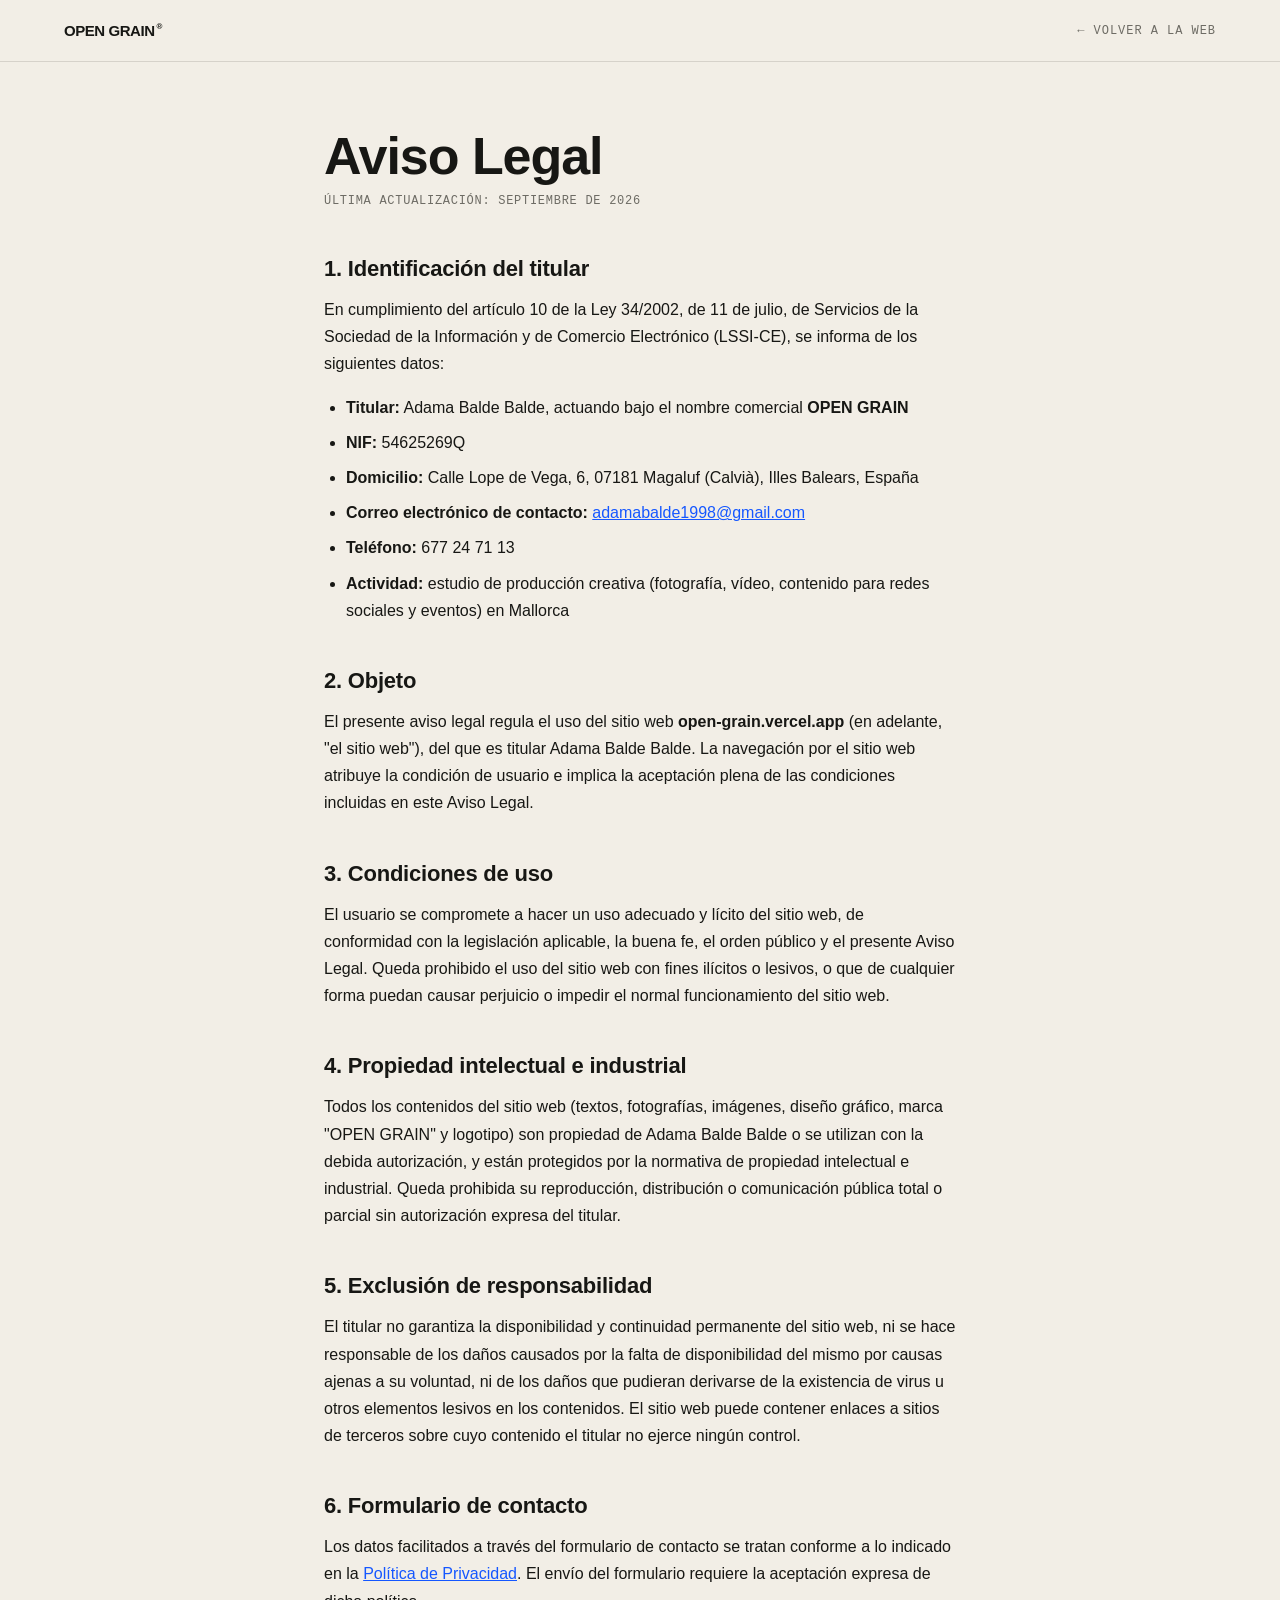
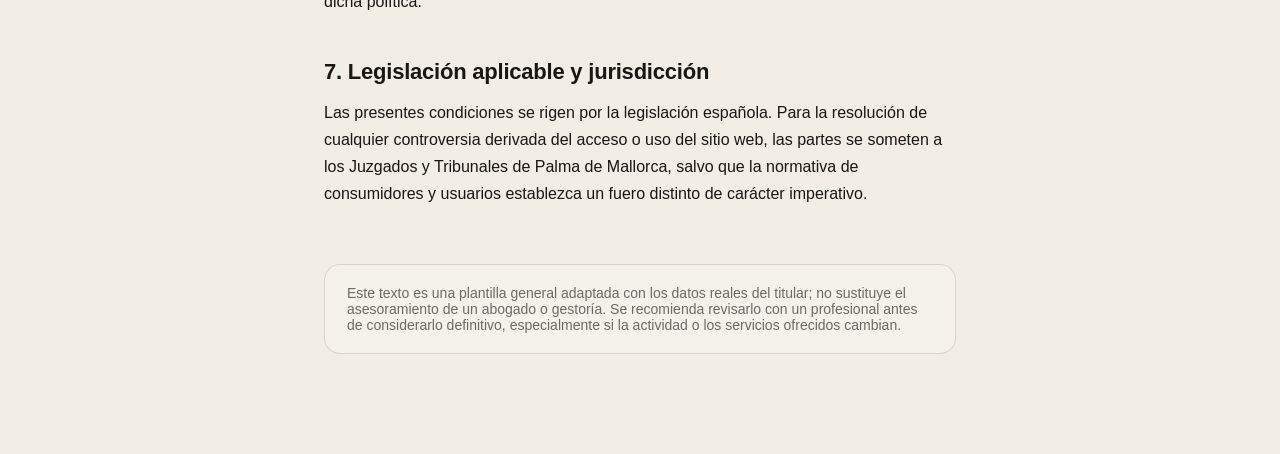
<file: aviso-legal.html>
<!DOCTYPE html>
<html lang="es">
<head>
<meta charset="UTF-8">
<meta name="viewport" content="width=device-width, initial-scale=1.0">
<title>Aviso Legal — OPEN GRAIN</title>
<meta name="robots" content="noindex">
<link rel="icon" href="assets/favicon.svg" type="image/svg+xml">
<link rel="stylesheet" href="styles.css">
</head>
<body>
<div class="legal-page">
  <header class="legal-header">
    <a class="brand" href="/">OPEN GRAIN<span style="font-size:8px;vertical-align:top;margin-left:2px">®</span></a>
    <a class="back" href="/">← Volver a la web</a>
  </header>

  <main class="legal-body">
    <h1>Aviso Legal</h1>
    <p class="legal-updated">Última actualización: septiembre de 2026</p>

    <h2>1. Identificación del titular</h2>
    <p>En cumplimiento del artículo 10 de la Ley 34/2002, de 11 de julio, de Servicios de la Sociedad de la Información y de Comercio Electrónico (LSSI-CE), se informa de los siguientes datos:</p>
    <ul>
      <li><strong>Titular:</strong> Adama Balde Balde, actuando bajo el nombre comercial <strong>OPEN GRAIN</strong></li>
      <li><strong>NIF:</strong> 54625269Q</li>
      <li><strong>Domicilio:</strong> Calle Lope de Vega, 6, 07181 Magaluf (Calvià), Illes Balears, España</li>
      <li><strong>Correo electrónico de contacto:</strong> <a href="mailto:adamabalde1998@gmail.com">adamabalde1998@gmail.com</a></li>
      <li><strong>Teléfono:</strong> 677 24 71 13</li>
      <li><strong>Actividad:</strong> estudio de producción creativa (fotografía, vídeo, contenido para redes sociales y eventos) en Mallorca</li>
    </ul>

    <h2>2. Objeto</h2>
    <p>El presente aviso legal regula el uso del sitio web <strong>open-grain.vercel.app</strong> (en adelante, "el sitio web"), del que es titular Adama Balde Balde. La navegación por el sitio web atribuye la condición de usuario e implica la aceptación plena de las condiciones incluidas en este Aviso Legal.</p>

    <h2>3. Condiciones de uso</h2>
    <p>El usuario se compromete a hacer un uso adecuado y lícito del sitio web, de conformidad con la legislación aplicable, la buena fe, el orden público y el presente Aviso Legal. Queda prohibido el uso del sitio web con fines ilícitos o lesivos, o que de cualquier forma puedan causar perjuicio o impedir el normal funcionamiento del sitio web.</p>

    <h2>4. Propiedad intelectual e industrial</h2>
    <p>Todos los contenidos del sitio web (textos, fotografías, imágenes, diseño gráfico, marca "OPEN GRAIN" y logotipo) son propiedad de Adama Balde Balde o se utilizan con la debida autorización, y están protegidos por la normativa de propiedad intelectual e industrial. Queda prohibida su reproducción, distribución o comunicación pública total o parcial sin autorización expresa del titular.</p>

    <h2>5. Exclusión de responsabilidad</h2>
    <p>El titular no garantiza la disponibilidad y continuidad permanente del sitio web, ni se hace responsable de los daños causados por la falta de disponibilidad del mismo por causas ajenas a su voluntad, ni de los daños que pudieran derivarse de la existencia de virus u otros elementos lesivos en los contenidos. El sitio web puede contener enlaces a sitios de terceros sobre cuyo contenido el titular no ejerce ningún control.</p>

    <h2>6. Formulario de contacto</h2>
    <p>Los datos facilitados a través del formulario de contacto se tratan conforme a lo indicado en la <a href="/privacidad">Política de Privacidad</a>. El envío del formulario requiere la aceptación expresa de dicha política.</p>

    <h2>7. Legislación aplicable y jurisdicción</h2>
    <p>Las presentes condiciones se rigen por la legislación española. Para la resolución de cualquier controversia derivada del acceso o uso del sitio web, las partes se someten a los Juzgados y Tribunales de Palma de Mallorca, salvo que la normativa de consumidores y usuarios establezca un fuero distinto de carácter imperativo.</p>

    <div class="legal-note">
      Este texto es una plantilla general adaptada con los datos reales del titular; no sustituye el asesoramiento de un abogado o gestoría. Se recomienda revisarlo con un profesional antes de considerarlo definitivo, especialmente si la actividad o los servicios ofrecidos cambian.
    </div>
  </main>
</div>
</body>
</html>
</file>
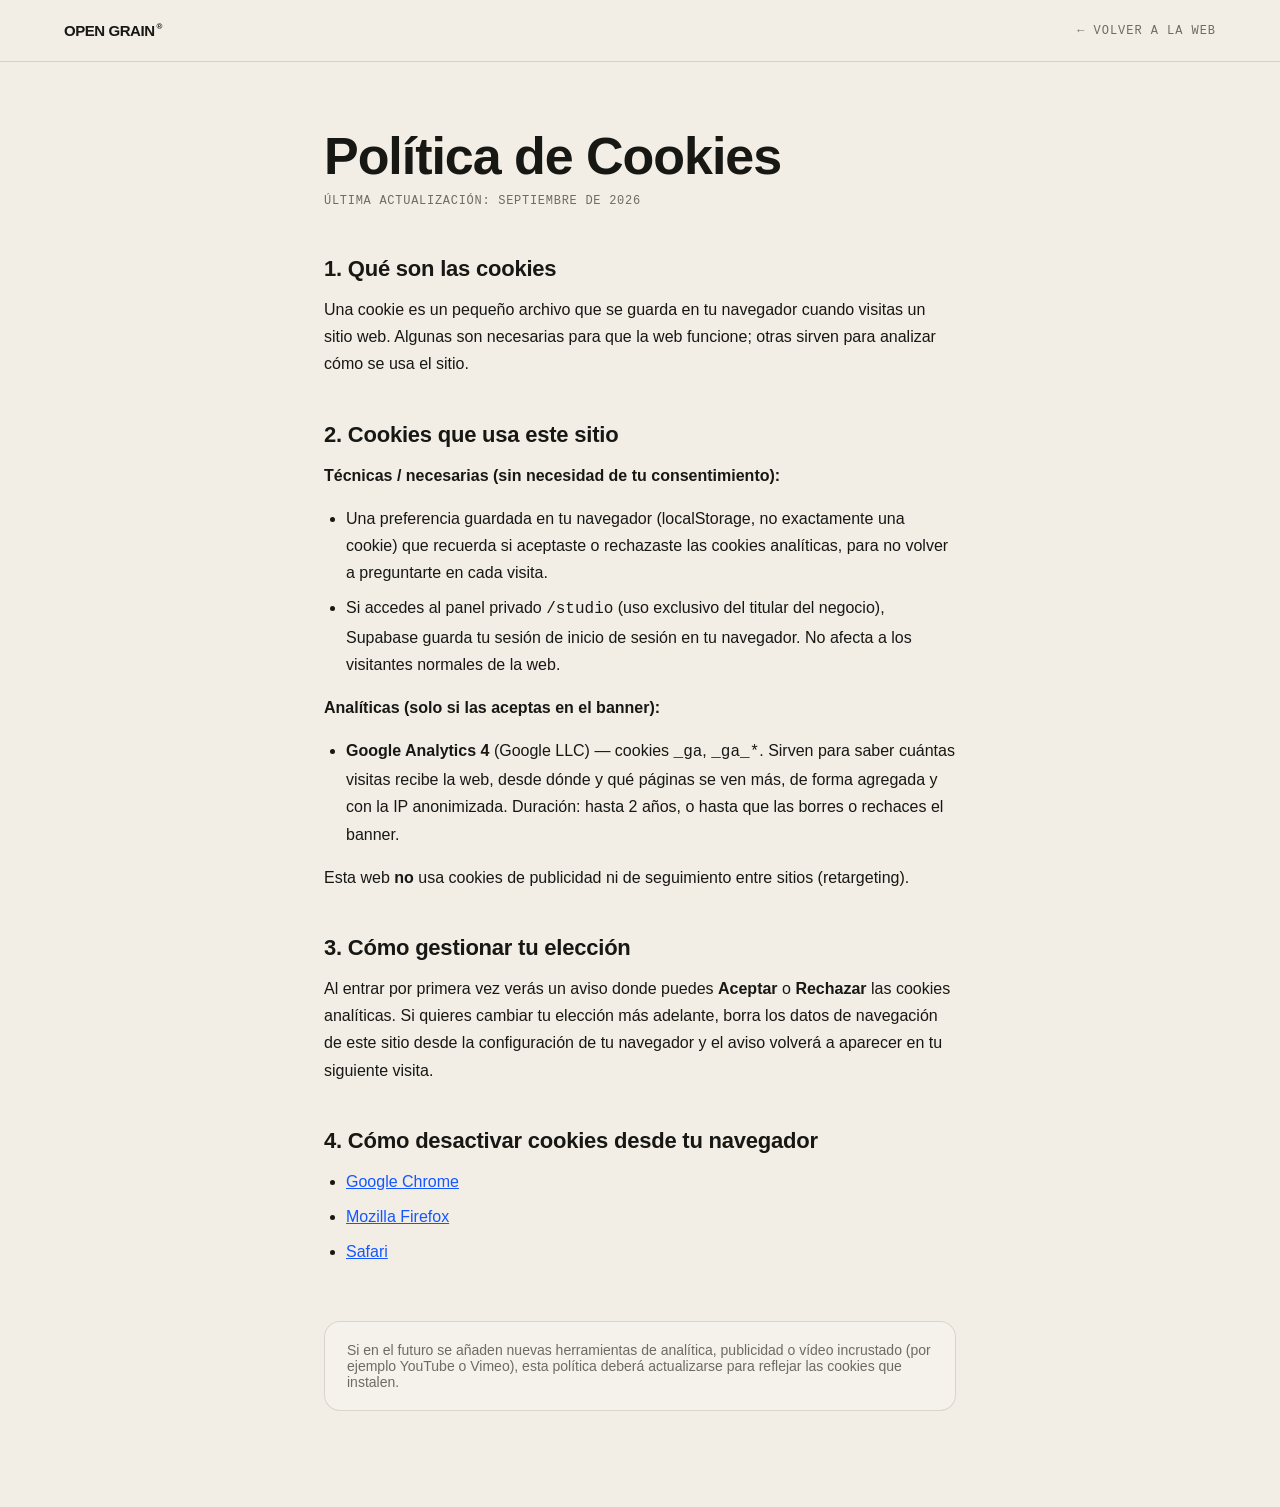
<file: cookies.html>
<!DOCTYPE html>
<html lang="es">
<head>
<meta charset="UTF-8">
<meta name="viewport" content="width=device-width, initial-scale=1.0">
<title>Política de Cookies — OPEN GRAIN</title>
<meta name="robots" content="noindex">
<link rel="icon" href="assets/favicon.svg" type="image/svg+xml">
<link rel="stylesheet" href="styles.css">
</head>
<body>
<div class="legal-page">
  <header class="legal-header">
    <a class="brand" href="/">OPEN GRAIN<span style="font-size:8px;vertical-align:top;margin-left:2px">®</span></a>
    <a class="back" href="/">← Volver a la web</a>
  </header>

  <main class="legal-body">
    <h1>Política de Cookies</h1>
    <p class="legal-updated">Última actualización: septiembre de 2026</p>

    <h2>1. Qué son las cookies</h2>
    <p>Una cookie es un pequeño archivo que se guarda en tu navegador cuando visitas un sitio web. Algunas son necesarias para que la web funcione; otras sirven para analizar cómo se usa el sitio.</p>

    <h2>2. Cookies que usa este sitio</h2>
    <p><strong>Técnicas / necesarias (sin necesidad de tu consentimiento):</strong></p>
    <ul>
      <li>Una preferencia guardada en tu navegador (localStorage, no exactamente una cookie) que recuerda si aceptaste o rechazaste las cookies analíticas, para no volver a preguntarte en cada visita.</li>
      <li>Si accedes al panel privado <code>/studio</code> (uso exclusivo del titular del negocio), Supabase guarda tu sesión de inicio de sesión en tu navegador. No afecta a los visitantes normales de la web.</li>
    </ul>
    <p><strong>Analíticas (solo si las aceptas en el banner):</strong></p>
    <ul>
      <li><strong>Google Analytics 4</strong> (Google LLC) — cookies <code>_ga</code>, <code>_ga_*</code>. Sirven para saber cuántas visitas recibe la web, desde dónde y qué páginas se ven más, de forma agregada y con la IP anonimizada. Duración: hasta 2 años, o hasta que las borres o rechaces el banner.</li>
    </ul>
    <p>Esta web <strong>no</strong> usa cookies de publicidad ni de seguimiento entre sitios (retargeting).</p>

    <h2>3. Cómo gestionar tu elección</h2>
    <p>Al entrar por primera vez verás un aviso donde puedes <strong>Aceptar</strong> o <strong>Rechazar</strong> las cookies analíticas. Si quieres cambiar tu elección más adelante, borra los datos de navegación de este sitio desde la configuración de tu navegador y el aviso volverá a aparecer en tu siguiente visita.</p>

    <h2>4. Cómo desactivar cookies desde tu navegador</h2>
    <ul>
      <li><a href="https://support.google.com/chrome/answer/95647" target="_blank" rel="noopener">Google Chrome</a></li>
      <li><a href="https://support.mozilla.org/es/kb/proteccion-mejorada-contra-el-rastreo-firefox-escritorio" target="_blank" rel="noopener">Mozilla Firefox</a></li>
      <li><a href="https://support.apple.com/es-es/guide/safari/sfri11471/mac" target="_blank" rel="noopener">Safari</a></li>
    </ul>

    <div class="legal-note">
      Si en el futuro se añaden nuevas herramientas de analítica, publicidad o vídeo incrustado (por ejemplo YouTube o Vimeo), esta política deberá actualizarse para reflejar las cookies que instalen.
    </div>
  </main>
</div>
</body>
</html>
</file>
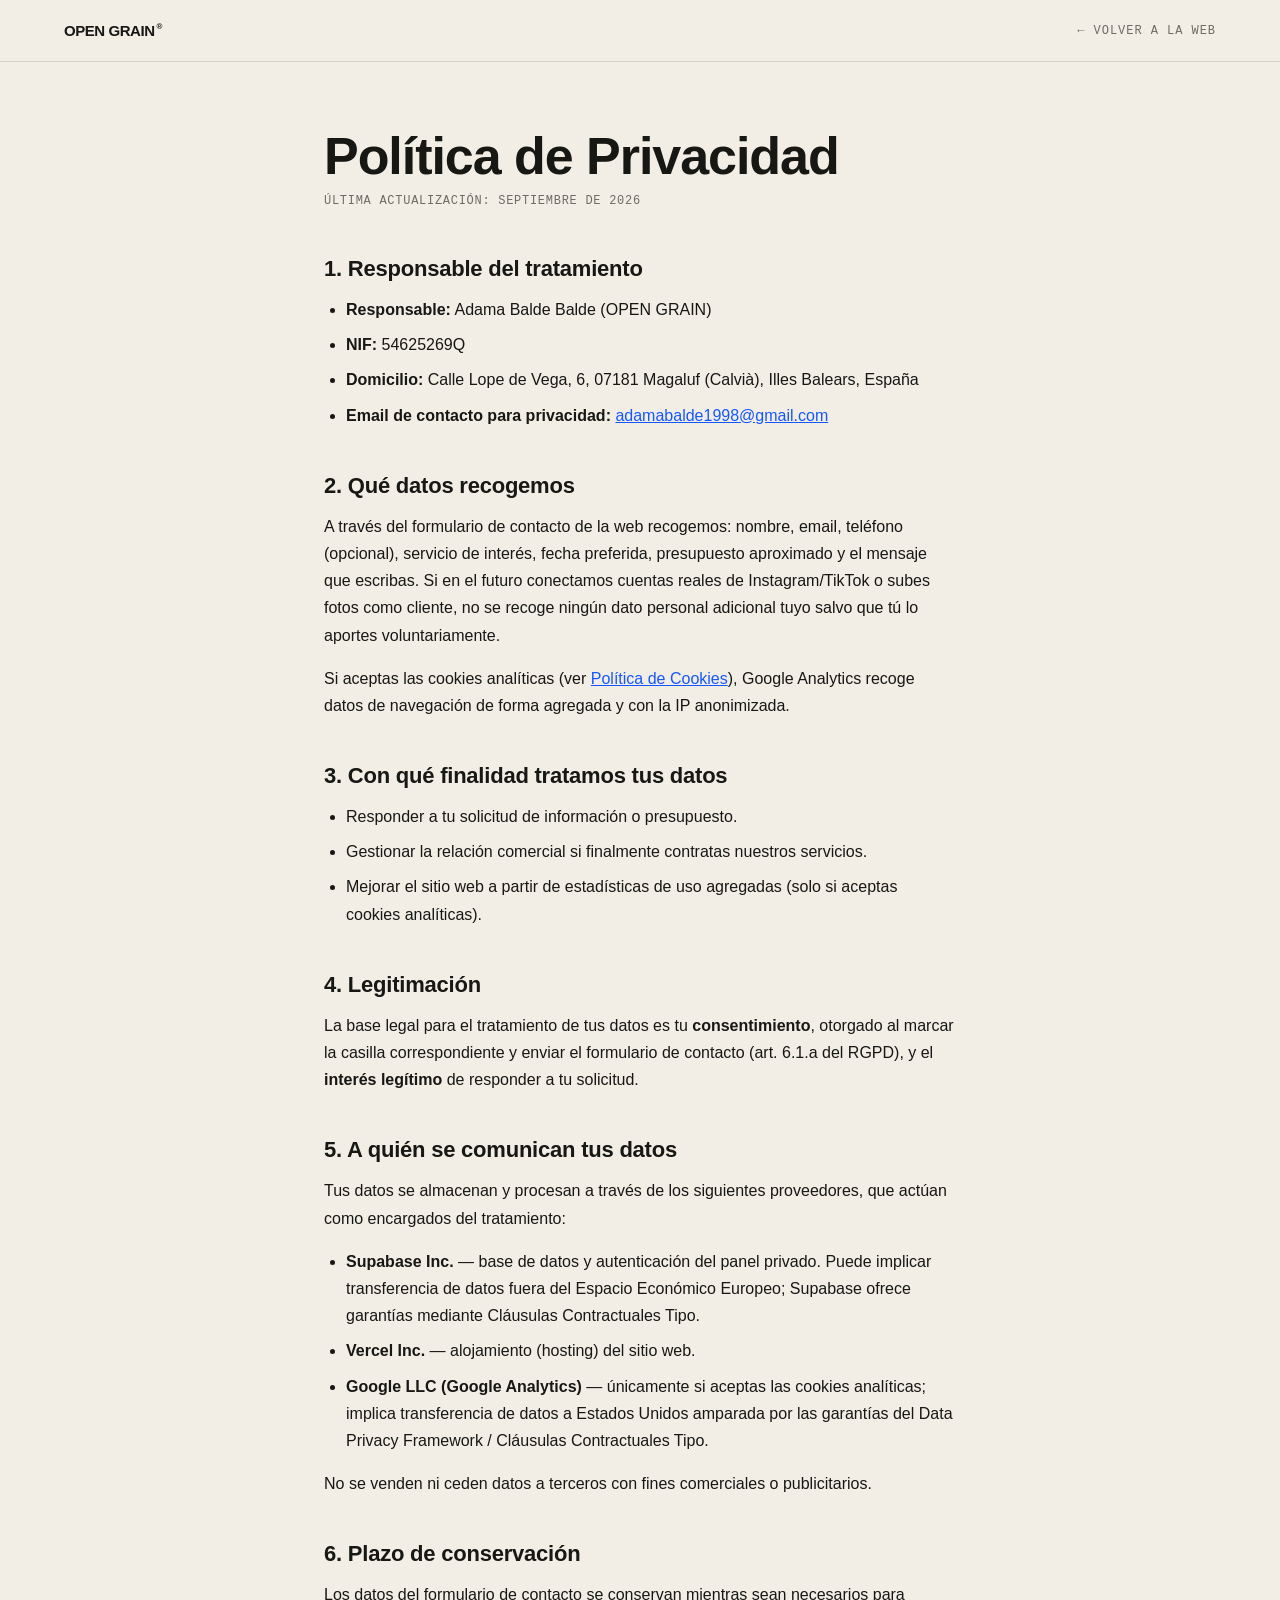
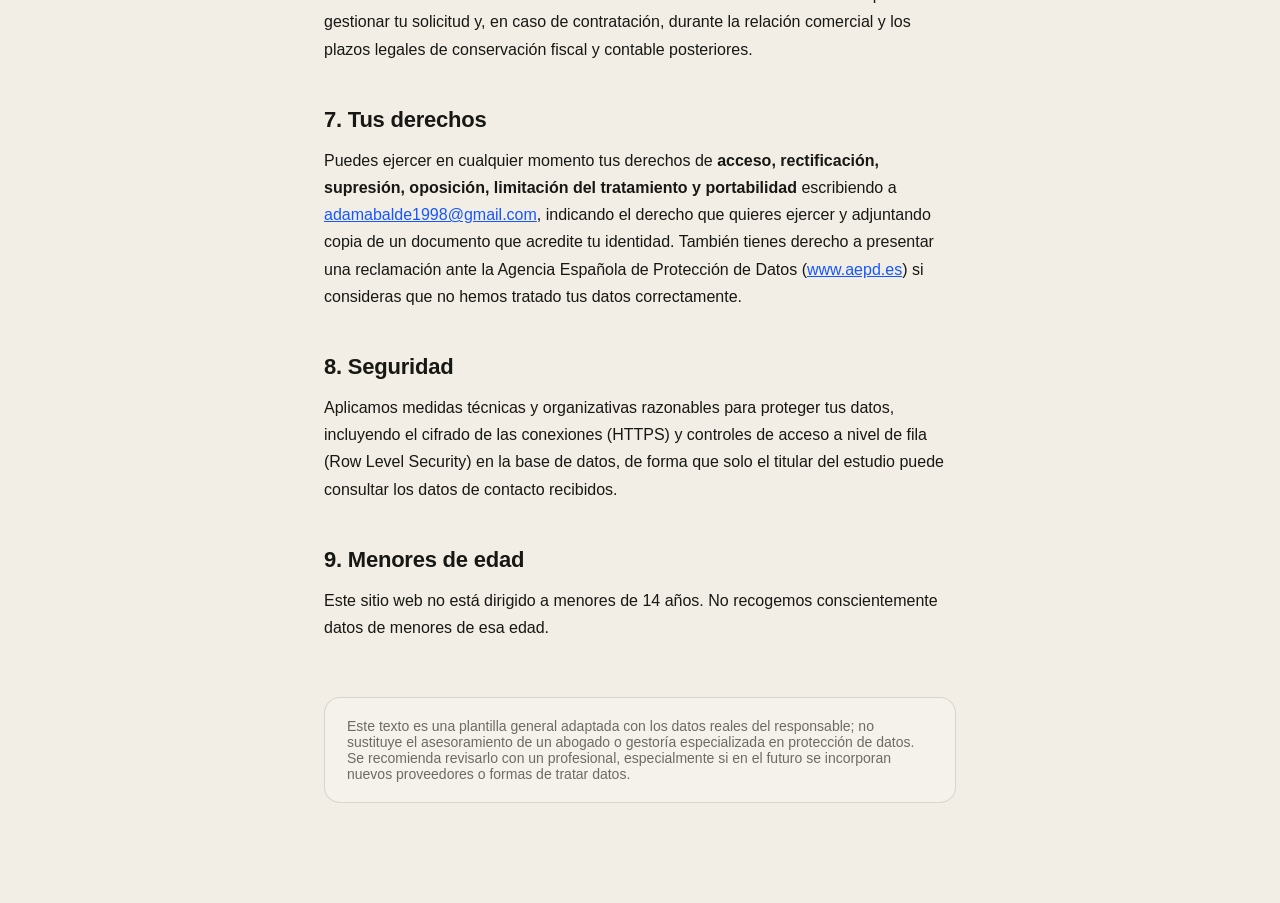
<file: privacidad.html>
<!DOCTYPE html>
<html lang="es">
<head>
<meta charset="UTF-8">
<meta name="viewport" content="width=device-width, initial-scale=1.0">
<title>Política de Privacidad — OPEN GRAIN</title>
<meta name="robots" content="noindex">
<link rel="icon" href="assets/favicon.svg" type="image/svg+xml">
<link rel="stylesheet" href="styles.css">
</head>
<body>
<div class="legal-page">
  <header class="legal-header">
    <a class="brand" href="/">OPEN GRAIN<span style="font-size:8px;vertical-align:top;margin-left:2px">®</span></a>
    <a class="back" href="/">← Volver a la web</a>
  </header>

  <main class="legal-body">
    <h1>Política de Privacidad</h1>
    <p class="legal-updated">Última actualización: septiembre de 2026</p>

    <h2>1. Responsable del tratamiento</h2>
    <ul>
      <li><strong>Responsable:</strong> Adama Balde Balde (OPEN GRAIN)</li>
      <li><strong>NIF:</strong> 54625269Q</li>
      <li><strong>Domicilio:</strong> Calle Lope de Vega, 6, 07181 Magaluf (Calvià), Illes Balears, España</li>
      <li><strong>Email de contacto para privacidad:</strong> <a href="mailto:adamabalde1998@gmail.com">adamabalde1998@gmail.com</a></li>
    </ul>

    <h2>2. Qué datos recogemos</h2>
    <p>A través del formulario de contacto de la web recogemos: nombre, email, teléfono (opcional), servicio de interés, fecha preferida, presupuesto aproximado y el mensaje que escribas. Si en el futuro conectamos cuentas reales de Instagram/TikTok o subes fotos como cliente, no se recoge ningún dato personal adicional tuyo salvo que tú lo aportes voluntariamente.</p>
    <p>Si aceptas las cookies analíticas (ver <a href="/cookies">Política de Cookies</a>), Google Analytics recoge datos de navegación de forma agregada y con la IP anonimizada.</p>

    <h2>3. Con qué finalidad tratamos tus datos</h2>
    <ul>
      <li>Responder a tu solicitud de información o presupuesto.</li>
      <li>Gestionar la relación comercial si finalmente contratas nuestros servicios.</li>
      <li>Mejorar el sitio web a partir de estadísticas de uso agregadas (solo si aceptas cookies analíticas).</li>
    </ul>

    <h2>4. Legitimación</h2>
    <p>La base legal para el tratamiento de tus datos es tu <strong>consentimiento</strong>, otorgado al marcar la casilla correspondiente y enviar el formulario de contacto (art. 6.1.a del RGPD), y el <strong>interés legítimo</strong> de responder a tu solicitud.</p>

    <h2>5. A quién se comunican tus datos</h2>
    <p>Tus datos se almacenan y procesan a través de los siguientes proveedores, que actúan como encargados del tratamiento:</p>
    <ul>
      <li><strong>Supabase Inc.</strong> — base de datos y autenticación del panel privado. Puede implicar transferencia de datos fuera del Espacio Económico Europeo; Supabase ofrece garantías mediante Cláusulas Contractuales Tipo.</li>
      <li><strong>Vercel Inc.</strong> — alojamiento (hosting) del sitio web.</li>
      <li><strong>Google LLC (Google Analytics)</strong> — únicamente si aceptas las cookies analíticas; implica transferencia de datos a Estados Unidos amparada por las garantías del Data Privacy Framework / Cláusulas Contractuales Tipo.</li>
    </ul>
    <p>No se venden ni ceden datos a terceros con fines comerciales o publicitarios.</p>

    <h2>6. Plazo de conservación</h2>
    <p>Los datos del formulario de contacto se conservan mientras sean necesarios para gestionar tu solicitud y, en caso de contratación, durante la relación comercial y los plazos legales de conservación fiscal y contable posteriores.</p>

    <h2>7. Tus derechos</h2>
    <p>Puedes ejercer en cualquier momento tus derechos de <strong>acceso, rectificación, supresión, oposición, limitación del tratamiento y portabilidad</strong> escribiendo a <a href="mailto:adamabalde1998@gmail.com">adamabalde1998@gmail.com</a>, indicando el derecho que quieres ejercer y adjuntando copia de un documento que acredite tu identidad. También tienes derecho a presentar una reclamación ante la Agencia Española de Protección de Datos (<a href="https://www.aepd.es" target="_blank" rel="noopener">www.aepd.es</a>) si consideras que no hemos tratado tus datos correctamente.</p>

    <h2>8. Seguridad</h2>
    <p>Aplicamos medidas técnicas y organizativas razonables para proteger tus datos, incluyendo el cifrado de las conexiones (HTTPS) y controles de acceso a nivel de fila (Row Level Security) en la base de datos, de forma que solo el titular del estudio puede consultar los datos de contacto recibidos.</p>

    <h2>9. Menores de edad</h2>
    <p>Este sitio web no está dirigido a menores de 14 años. No recogemos conscientemente datos de menores de esa edad.</p>

    <div class="legal-note">
      Este texto es una plantilla general adaptada con los datos reales del responsable; no sustituye el asesoramiento de un abogado o gestoría especializada en protección de datos. Se recomienda revisarlo con un profesional, especialmente si en el futuro se incorporan nuevos proveedores o formas de tratar datos.
    </div>
  </main>
</div>
</body>
</html>
</file>
<file: styles.css>
/* ==========================================================================
   OPEN GRAIN — visual system
   Redesigned around Apple's fluid-interface principles (WWDC "Designing
   Fluid Interfaces" + "The Details of UI Typography" + "Principles of
   Great Design"): the platform system font with size-specific tracking,
   spring-like easing instead of linear/ease transitions, translucent
   "material" chrome that separates structure without blocking flow,
   continuous fluid scaling (clamp) instead of hard breakpoint jumps, and
   instant on-press feedback everywhere something is tappable.
   Brand identity (warm paper / near-black, single accent, editorial
   monospace labels) is kept — this is a craft pass, not a rebrand.
   ========================================================================== */

* { box-sizing: border-box; }
html { scroll-behavior: smooth; }
body {
  margin: 0;
  /* Platform system font first: it already ships optical sizing + tracking
     tuned per size (San Francisco on Apple devices), which is exactly the
     typographic discipline this redesign is built around. */
  font-family: -apple-system, BlinkMacSystemFont, "SF Pro Text", "Segoe UI", Roboto, Helvetica, Arial, sans-serif;
  -webkit-font-smoothing: antialiased;
  text-rendering: optimizeLegibility;
}
button, a { font: inherit; }
a { color: inherit; text-decoration: none; }
img { max-width: 100%; display: block; }

/* ---------- Motion system ----------
   Two web-safe stand-ins for Apple's damping/response spring pairs:
   --ease-smooth  ≈ damping 1.0  (critically damped, no overshoot) — the
                    default for anything that isn't a flicked/dragged object.
   --ease-bounce  ≈ damping ~0.8 (slight overshoot) — reserved for elements
                    whose motion was triggered by a momentum-carrying
                    gesture (hover-lift that "settles", a card release).
   Durations map to Apple's "response": fast for presses, base for hovers
   and reveals, slow for large surfaces (nav, sheets). */
:root{
  --ease-smooth: cubic-bezier(.22,1,.36,1);
  --ease-bounce: cubic-bezier(.34,1.56,.64,1);
  --ease-out: cubic-bezier(.16,1,.3,1);
  --dur-instant: 90ms;
  --dur-fast: 200ms;
  --dur-base: 420ms;
  --dur-slow: 650ms;
}

/* ---------- Brand tokens (light = default) ---------- */
.site-shell{
  --bg:#f2eee6; --fg:#171714; --muted:#6d6b64; --accent:#1557ff;
  --glass:rgba(255,255,255,.48); --line:rgba(23,23,20,.13);
  --elev-1:0 3px 10px rgba(23,23,20,.06), 0 10px 24px rgba(23,23,20,.08);
  --elev-2:0 10px 26px rgba(23,23,20,.10), 0 22px 50px rgba(23,23,20,.12);
  --elev-3:0 20px 50px rgba(23,23,20,.14), 0 40px 90px rgba(23,23,20,.16);
  min-height:100vh; overflow:hidden; background:var(--bg); color:var(--fg);
  transition:background .7s,color .7s;
}
.site-shell.dark-mode{
  --bg:#121313; --fg:#f3efe8; --muted:#aaa69f; --accent:#ff4b24;
  --glass:rgba(34,35,35,.55); --line:rgba(255,255,255,.15);
  --elev-1:0 3px 10px rgba(0,0,0,.3), 0 10px 24px rgba(0,0,0,.28);
  --elev-2:0 10px 26px rgba(0,0,0,.38), 0 22px 50px rgba(0,0,0,.36);
  --elev-3:0 20px 50px rgba(0,0,0,.5), 0 40px 90px rgba(0,0,0,.45);
}
.site-shell::after{
  content:""; position:fixed; inset:0; pointer-events:none; opacity:.045; z-index:50;
  background-image:url("data:image/svg+xml,%3Csvg viewBox='0 0 180 180' xmlns='http://www.w3.org/2000/svg'%3E%3Cfilter id='n'%3E%3CfeTurbulence type='fractalNoise' baseFrequency='.85' numOctaves='4' stitchTiles='stitch'/%3E%3C/filter%3E%3Crect width='100%25' height='100%25' filter='url(%23n)' opacity='.7'/%3E%3C/svg%3E");
}

/* Atmospheric brand gradient */
.site-shell{background:
  radial-gradient(ellipse 70% 45% at 12% 2%,rgba(21,87,255,.16),transparent 67%),
  radial-gradient(ellipse 45% 34% at 92% 23%,rgba(21,87,255,.08),transparent 72%),
  linear-gradient(145deg,#f6f1e8 0%,#eeeae3 52%,#f3eee6 100%);
  background-attachment:fixed}
.site-shell.dark-mode{background:
  radial-gradient(ellipse 66% 44% at 12% 2%,rgba(255,75,36,.20),transparent 68%),
  radial-gradient(ellipse 44% 34% at 92% 23%,rgba(255,116,61,.09),transparent 72%),
  linear-gradient(145deg,#101111 0%,#171514 54%,#111212 100%)}

/* ---------- Navegación ----------
   La navegación es una barra inferior estilo Pinterest (antes fue un dock
   lateral y después un notch). Vive en assets/ux/og-tabbar.js y
   assets/ux/og-ux-fixes.css, igual que el cambio de idioma de arriba a la
   derecha. Aquí sólo queda el wordmark. */
.wordmark{ position:fixed; top:24px; left:3vw; z-index:55;
  font-size:15px; font-weight:800; letter-spacing:-.03em; color:#fff;
  mix-blend-mode:difference; }
.wordmark span{ font-size:8px; vertical-align:top; margin-left:2px; }


/* ---------- Nav (legacy top bar, no longer rendered) ----------
   A translucent material layer (backdrop-filter) with a bright top edge
   catching light, per the "materials & depth" rule — content scrolls
   underneath rather than the bar reserving a hard strip. Compacts and
   deepens its material slightly once the page has scrolled, so the chrome
   reacts to context instead of sitting static (motion.js toggles
   .scrolled). */
.glass-nav{ position:fixed; top:20px; left:3vw; right:3vw; height:58px; padding:0 18px 0 22px; z-index:40;
  display:flex; align-items:center; justify-content:space-between; border:1px solid var(--line); border-radius:22px;
  background:var(--glass); backdrop-filter:blur(20px) saturate(1.3);
  box-shadow:inset 0 1px 0 rgba(255,255,255,.5),0 12px 32px rgba(0,0,0,.06);
  transition:top var(--dur-base) var(--ease-smooth), height var(--dur-base) var(--ease-smooth),
             box-shadow var(--dur-base) var(--ease-smooth), background var(--dur-base) var(--ease-smooth); }
.glass-nav.scrolled{ top:12px; height:52px; backdrop-filter:blur(26px) saturate(1.5);
  box-shadow:inset 0 1px 0 rgba(255,255,255,.5),0 16px 40px rgba(0,0,0,.1); }
.brand{ font-size:15px; font-weight:800; letter-spacing:-.03em; }
.brand span{ font-size:8px; vertical-align:top; margin-left:2px; }
.glass-nav nav{ display:flex; gap:34px; text-transform:uppercase; font-family:ui-monospace,SFMono-Regular,Menlo,monospace; font-size:12px; letter-spacing:.08em; }
.glass-nav nav a{ position:relative; transition:color var(--dur-fast) var(--ease-smooth); }
.glass-nav nav a::after{ content:""; position:absolute; left:0; right:100%; bottom:-4px; height:1px; background:var(--accent);
  transition:right var(--dur-base) var(--ease-smooth); }
.glass-nav nav a:hover{ color:var(--accent); }
.glass-nav nav a:hover::after{ right:0; }
.nav-tools{ display:flex; gap:8px; align-items:center; }
.nav-tools button{ height:34px; border:1px solid var(--line); background:rgba(255,255,255,.14); color:inherit;
  border-radius:13px; display:flex; align-items:center; justify-content:center; cursor:pointer;
  transition:transform var(--dur-instant) var(--ease-out), background var(--dur-fast) var(--ease-smooth); }
.nav-tools button:hover{ background:rgba(255,255,255,.3); }
.nav-tools button:active{ transform:scale(.9); }
.lang{ gap:7px; padding:0 12px; font-size:12px; }
.theme{ width:38px; }
.menu-btn{ display:none; width:38px; }

/* ---------- Home: the work grid is the whole page ----------
   The home carries no headline and no stacked sections — it opens straight
   into the work, edge to edge, and keeps going as you scroll. Every other
   part of the site lives on its own page behind the nav. Tiles sit on a
   permanently dark ground so the photographs, not the page, carry the
   colour; captions stay hidden until hover/focus so the grid reads as
   pure imagery first. */
body.is-home{ background:#0b0b0a; }
.is-home .site-shell{ min-height:100vh; overflow:visible; background:#0b0b0a; }
.is-home .site-shell.dark-mode{ background:#0b0b0a; }

/* Masonry columns, sized so a lot of work is visible at once rather than a
   few huge pictures: each photograph keeps its own proportions (a portrait
   is tall, a landscape is short) so the sizes vary naturally, and the
   columns close up flush. main.js distributes the photos across the columns
   by height, which keeps them level as the portfolio grows to dozens. */
.home-grid{ display:flex; align-items:flex-start; gap:3px; padding:3px; }
.home-col{ flex:1 1 0; min-width:0; display:flex; flex-direction:column; gap:3px; }
.home-grid .project-tile{ margin:0; border-radius:0; overflow:hidden; position:relative;
  background:#141412; cursor:pointer; display:block;
  opacity:0; animation:og-tile-in .7s var(--ease-out) forwards;
  animation-delay:calc(var(--i, 0) * 35ms); }
.home-grid .project-tile img{ width:100%; height:auto; display:block; border-radius:0;
  transition:transform .8s var(--ease-smooth); }
.home-grid .project-tile:hover img,
.home-grid .project-tile:focus-visible img{ transform:scale(1.04); }
.home-grid .project-tile figcaption{ position:absolute; inset:auto 0 0 0; display:flex; justify-content:space-between;
  gap:8px; padding:9px 11px; color:#fff; text-transform:uppercase;
  font:9px ui-monospace,SFMono-Regular,Menlo,monospace; letter-spacing:.1em;
  background:linear-gradient(to top,rgba(0,0,0,.62),transparent);
  opacity:0; transition:opacity var(--dur-base) var(--ease-smooth); }
.home-grid .project-tile figcaption span{ overflow:hidden; text-overflow:ellipsis; white-space:nowrap; }
.home-grid .project-tile:hover figcaption,
.home-grid .project-tile:focus-visible figcaption{ opacity:1; }
.home-grid .project-tile:focus-visible{ outline:2px solid var(--accent); outline-offset:-4px; }
@keyframes og-tile-in{ from{ opacity:0; } to{ opacity:1; } }
@keyframes og-rise-in{ from{ opacity:0; transform:translateY(14px); } to{ opacity:1; transform:translateY(0); } }

/* Fixed footer bar. The grid is endless, so there is no bottom of the page to
   put a normal footer on — but the legal links must stay reachable, so they
   ride along in a thin bar that fades up out of the imagery. */
.home-footer{ position:fixed; left:0; right:0; bottom:0; z-index:30;
  display:flex; flex-wrap:wrap; align-items:center; justify-content:space-between; gap:10px 22px;
  padding:16px 3vw 12px; pointer-events:none;
  color:rgba(255,255,255,.72);
  font:9px ui-monospace,SFMono-Regular,Menlo,monospace; letter-spacing:.12em; text-transform:uppercase;
  background:linear-gradient(to top,rgba(0,0,0,.72),rgba(0,0,0,.34) 55%,transparent); }
.home-footer a{ color:rgba(255,255,255,.72); pointer-events:auto;
  transition:color var(--dur-fast) var(--ease-smooth); }
.home-footer a:hover{ color:#fff; }
.home-footer nav{ display:flex; gap:18px; }

/* ---------- Services ribbon ----------
   An endless sideways drift of tilted cards, one per service, over a soft
   radial gradient that beats like a resting heart (~55 bpm: a quick lub, a
   softer dub, then a rest). The tilt is applied per card with its own
   perspective() so every card sits at the same angle, instead of fanning out
   the way a shared perspective on the container would. */
/* The gradient covers the whole services page and breathes: the colour
   deepens and eases off on a resting-heart rhythm (a stronger beat, a softer
   one behind it, then a rest). Deliberately gentle — it reads as the page
   gaining colour, never as a flash. Amplitude is tiny: saturation moves by a
   few percent and the scale by ~1%, nothing that could dazzle. */
/* El latido son DOS capas superpuestas y nada más: abajo el degradado en
   reposo, encima el mismo degradado en su punto más saturado, al que sólo se
   le anima la opacidad. Antes esto se hacía con filter:saturate()/brightness()
   sobre una capa a pantalla completa, y ahí está la diferencia: filter obliga
   al navegador a repintar todo el viewport en cada fotograma (medido: 42 fps
   en vez de 60), mientras que opacity y transform los resuelve la tarjeta
   gráfica sin repintar nada.

   Los colores de la capa de arriba no están elegidos a ojo: son los del
   degradado original pasados por saturate(1.1) brightness(1), y los de abajo
   por saturate(.9) brightness(1.015), que eran los extremos de la animación
   anterior. Como en aquellos fotogramas la saturación y el brillo se movían
   de forma proporcional, un simple fundido entre esas dos capas reproduce
   exactamente los valores intermedios: el latido se ve igual que antes. */
body:has(#site-shell.dark-mode) .pulse-bg{
  background:radial-gradient(circle at 50% 45%,
    #291b15 0%, #1d1615 32%, #161514 60%, #121313 84%, #0f1010 100%); }
body:has(#site-shell.dark-mode) .pulse-bg::after{
  background:radial-gradient(circle at 50% 45%,
    #2b1a13 0%, #1e1614 32%, #161514 60%, #121313 84%, #0f1010 100%); }

.pulse-bg{ position:fixed; inset:-15%; z-index:-1; transform-origin:50% 50%;
  background:radial-gradient(circle at 50% 45%,
    #c8e3ff 0%, #e1efff 32%, #f0f9ff 60%, #faffff 84%, #ffffff 100%);
  will-change:transform;
  animation:og-heartbeat-scale 1.9s ease-in-out infinite; }
.pulse-bg::after{
  content:""; position:absolute; inset:0; opacity:0; pointer-events:none;
  background:radial-gradient(circle at 50% 45%,
    #c0e0ff 0%, #dbecff 32%, #ebf5ff 60%, #f6fbff 84%, #fdfeff 100%);
  will-change:opacity;
  animation:og-heartbeat-tint 1.9s ease-in-out infinite; }

@keyframes og-heartbeat-scale{
  0%   { transform:scale(1); }
  10%  { transform:scale(1.012); }  /* lub */
  20%  { transform:scale(1.004); }
  29%  { transform:scale(1.008); }  /* dub */
  44%  { transform:scale(1); }
  100% { transform:scale(1); }      /* reposo */
}
@keyframes og-heartbeat-tint{
  0%   { opacity:0; }
  10%  { opacity:1; }               /* lub */
  20%  { opacity:.35; }
  29%  { opacity:.75; }             /* dub */
  44%  { opacity:0; }
  100% { opacity:0; }               /* reposo */
}

/* ---------- Social: network picker + adaptive mosaic ----------
   Post count varies (Adama may have four selected, or twelve), so the mosaic
   is dealt into columns by running height in main.js rather than assuming a
   fixed grid — that keeps the columns level at any count and lets each
   thumbnail keep its real proportions instead of being cropped square. */
.social-stage{ padding:clamp(40px,6vw,70px) 6vw clamp(70px,9vw,110px); }
.social-head-light{ text-align:center; max-width:760px; margin:0 auto; }
.social-head-light h2{ margin:0; font-size:clamp(30px,5vw,58px); line-height:1.04;
  letter-spacing:-.035em; font-weight:800; color:#101828; }
.social-head-light h2 em{ font-family:Georgia,"Times New Roman",serif; font-style:italic;
  font-weight:500; letter-spacing:-.02em; }
.social-head-light p{ margin:16px auto 0; max-width:48ch; color:#40506b;
  font-size:clamp(13px,1.4vw,16px); }

.net-tabs{ display:flex; justify-content:center; flex-wrap:wrap; gap:10px;
  margin:30px 0 clamp(30px,4vw,46px); }
.net-tab{ display:inline-flex; align-items:center; gap:8px; padding:11px 20px; border-radius:999px;
  border:1px solid rgba(16,40,80,.16); background:rgba(255,255,255,.68); color:#23324d;
  font-size:14px; font-weight:600; cursor:pointer;
  transition:background var(--dur-fast) var(--ease-smooth), color var(--dur-fast) var(--ease-smooth),
             transform var(--dur-instant) var(--ease-out), border-color var(--dur-fast) var(--ease-smooth); }
.net-tab:hover{ background:#fff; transform:translateY(-1px); }
.net-tab:active{ transform:scale(.97); }
.net-tab[aria-selected="true"]{ background:#101828; border-color:#101828; color:#fff; }
.net-tab:focus-visible{ outline:2px solid #101828; outline-offset:2px; }
.net-tab svg{ width:16px; height:16px; }

.social-mosaic{ display:flex; align-items:flex-start; gap:14px; max-width:1180px; margin:0 auto; }
.social-col{ flex:1 1 0; min-width:0; display:flex; flex-direction:column; gap:14px; }
.social-post{ position:relative; margin:0; display:block; border-radius:14px; overflow:hidden;
  background:#dce8f7; cursor:pointer;
  box-shadow:0 14px 34px rgba(20,40,80,.15);
  opacity:0; transform:translateY(14px);
  animation:og-social-in .55s var(--ease-out) forwards; animation-delay:calc(var(--i,0) * 45ms);
  transition:transform var(--dur-base) var(--ease-smooth), box-shadow var(--dur-base) var(--ease-smooth); }
.social-post:hover{ transform:translateY(-5px); box-shadow:0 22px 48px rgba(20,40,80,.25); }
.social-post:focus-visible{ outline:2px solid #101828; outline-offset:3px; }
.social-post img{ width:100%; height:100%; object-fit:cover; display:block; }
.social-post figcaption{ position:absolute; inset:auto 0 0 0; padding:24px 12px 10px; color:#fff;
  font-size:11px; letter-spacing:.03em; overflow:hidden; text-overflow:ellipsis; white-space:nowrap;
  background:linear-gradient(to top,rgba(0,0,0,.66),transparent); }
.social-play{ position:absolute; top:10px; right:10px; width:26px; height:26px; border-radius:50%;
  background:rgba(0,0,0,.55); color:#fff; display:grid; place-items:center; }
@keyframes og-social-in{ to{ opacity:1; transform:translateY(0); } }
.social-empty{ text-align:center; color:#64789c; margin:30px 0 0;
  font:12px ui-monospace,SFMono-Regular,Menlo,monospace; letter-spacing:.08em; text-transform:uppercase; }

/* Expanded post view — placeholder until Adama sends the design. */
.post-sheet{ position:fixed; inset:0; z-index:70; display:grid; place-items:center; padding:24px;
  background:rgba(10,16,28,.62); backdrop-filter:blur(8px);
  opacity:0; transition:opacity var(--dur-base) var(--ease-smooth); }
/* Needed: this rule's display:grid outranks the browser's [hidden]{display:none},
   so without it the closed sheet keeps swallowing clicks on the page beneath. */
.post-sheet[hidden]{ display:none; }
.post-sheet.is-open{ opacity:1; }
.post-sheet-box{ margin:0; width:min(440px,92vw); max-height:86vh; overflow:auto;
  background:#fff; border-radius:20px; box-shadow:0 40px 90px rgba(0,0,0,.42);
  transform:scale(.97); transition:transform var(--dur-base) var(--ease-out); }
.post-sheet.is-open .post-sheet-box{ transform:scale(1); }
.post-sheet-box img{ width:100%; display:block; }
.post-sheet-box figcaption{ padding:18px 20px 22px; }
.post-sheet-net{ font:10px ui-monospace,SFMono-Regular,Menlo,monospace; letter-spacing:.14em;
  text-transform:uppercase; color:#7b93bd; }
.post-sheet-box h3{ margin:8px 0 14px; font-size:19px; letter-spacing:-.02em; color:#101828; }
.post-sheet-link{ display:inline-block; padding:10px 16px; border-radius:999px;
  background:#101828; color:#fff; font-size:13px; font-weight:600; }
.post-sheet-close{ position:absolute; top:22px; right:24px; width:40px; height:40px; border-radius:50%;
  border:0; background:rgba(255,255,255,.16); color:#fff; cursor:pointer;
  display:grid; place-items:center; transition:background var(--dur-fast) var(--ease-smooth); }
.post-sheet-close:hover{ background:rgba(255,255,255,.28); }

.studio-mark-light{ display:flex; align-items:center; gap:10px; margin:26px 0 0; color:#5b76a8;
  font:11px ui-monospace,SFMono-Regular,Menlo,monospace; letter-spacing:.1em; text-transform:uppercase; }

/* ---------- Light page (services, studio) ---------- */
body.is-services, body.is-light{ background:#f4f9ff; }
/* Deja ver el fondo pulsante de detrás sin renunciar a los tokens de marca,
   de modo que el modo noche sigue funcionando en esta página. */
.site-shell.pulse-page{ background:transparent; }
.light-page{ background:transparent !important; color:#141c2b; min-height:100vh; }
.light-page::after{ opacity:.03; }
.svc-hero{ padding:clamp(150px,18vw,210px) 6vw clamp(40px,6vw,70px); max-width:1100px; }
.svc-kicker{ display:flex; align-items:center; gap:14px; text-transform:uppercase;
  font:10px ui-monospace,SFMono-Regular,Menlo,monospace; letter-spacing:.16em; color:#5b76a8; }
.svc-kicker span:first-child{ color:#9db6dd; }
.svc-hero h1{ margin:22px 0 0; font-size:clamp(38px,7vw,86px); line-height:.98;
  letter-spacing:-.035em; font-weight:800; color:#101828; }
.svc-lede{ margin:26px 0 0; max-width:52ch; font-size:clamp(15px,1.5vw,19px);
  line-height:1.6; color:#3c4a63; }

.svc-index{ padding:clamp(50px,7vw,90px) 6vw clamp(70px,9vw,110px); }
.svc-index ol{ list-style:none; margin:0; padding:0; counter-reset:svc;
  border-top:1px solid rgba(20,40,80,.14); max-width:900px; }
.svc-index li{ counter-increment:svc; display:flex; align-items:baseline; gap:20px;
  padding:20px 2px; border-bottom:1px solid rgba(20,40,80,.14);
  color:#101828; font-size:clamp(19px,2.4vw,30px); letter-spacing:-.02em; font-weight:700; }
.svc-index li::before{ content:"0" counter(svc); flex:0 0 auto; color:#7b93bd; font-weight:500;
  font:11px ui-monospace,SFMono-Regular,Menlo,monospace; letter-spacing:.14em; }

.light-footer{ display:grid; grid-template-columns:1fr auto; gap:14px 30px;
  padding:36px 6vw 44px; border-top:1px solid rgba(20,40,80,.14);
  color:#5b6b85; font:11px ui-monospace,SFMono-Regular,Menlo,monospace;
  letter-spacing:.1em; text-transform:uppercase; }
.light-footer .footer-brand{ font-family:inherit; font-size:22px; font-weight:800;
  letter-spacing:-.03em; text-transform:none; color:#101828; }
.light-footer a{ color:#5b6b85; }
.light-footer a:hover{ color:#101828; }
.light-footer > div:nth-child(2){ display:flex; gap:18px; align-self:center; }

.marquee{ position:relative; overflow:hidden; padding:clamp(20px,3vw,40px) 0;
  -webkit-mask-image:linear-gradient(90deg,transparent,#000 7%,#000 93%,transparent);
          mask-image:linear-gradient(90deg,transparent,#000 7%,#000 93%,transparent); }
.marquee-track{ display:flex; width:max-content; animation:og-marquee 42s linear infinite; }
.marquee:hover .marquee-track{ animation-play-state:paused; }
/* margin-right, not gap: the track has to be exactly twice the list's width
   for the -50% loop to land seamlessly, and a trailing gap would break that. */
.svc-card{ flex:0 0 auto; width:clamp(150px,15vw,230px); margin:0 clamp(18px,2vw,32px) 0 0;
  transform:perspective(900px) rotateY(-24deg); transform-style:preserve-3d;
  transition:transform var(--dur-base) var(--ease-smooth); }
.svc-card img{ width:100%; aspect-ratio:3 / 4; object-fit:cover; display:block;
  border-radius:3px; box-shadow:0 18px 40px rgba(20,30,60,.22), 0 4px 12px rgba(20,30,60,.14); }
.svc-card figcaption{ margin-top:14px; display:flex; align-items:baseline; gap:9px;
  color:#1b2740; text-transform:uppercase;
  font:10px ui-monospace,SFMono-Regular,Menlo,monospace; letter-spacing:.12em; }
.svc-card figcaption span{ color:#5b76a8; }

/* ---------- Servicios y Sobre mí en modo noche ----------
   Estas dos páginas tienen su propia paleta azul fría, escrita con colores
   fijos. Al pasar el sitio a modo noche el fondo se oscurecía pero el texto
   se quedaba en azul oscuro: los títulos quedaban casi invisibles.

   No se tocan los valores de día. Lo que hay aquí abajo son únicamente sus
   equivalentes para cuando el sitio está en noche, manteniendo el carácter
   azul de estas dos páginas en vez de pasarlas al tono cálido del resto —
   así siguen siendo reconocibles con cualquier tema. En modo día no cambia
   absolutamente nada. */
.site-shell.light-page.dark-mode{ color:#dfe6f1; }
.light-page.dark-mode .svc-kicker{ color:#93a9cd; }
.light-page.dark-mode .svc-kicker span:first-child{ color:#6b84ae; }
.light-page.dark-mode .svc-hero h1{ color:#f1f5fb; }
.light-page.dark-mode .svc-lede{ color:#b3c0d6; }
.light-page.dark-mode .svc-index ol,
.light-page.dark-mode .svc-index li,
.light-page.dark-mode .light-footer{ border-color:rgba(190,210,240,.18); }
.light-page.dark-mode .svc-index li{ color:#f1f5fb; }
.light-page.dark-mode .svc-index li::before{ color:#8ba3cc; }
.light-page.dark-mode .light-footer,
.light-page.dark-mode .light-footer a{ color:#a2b0c8; }
.light-page.dark-mode .light-footer .footer-brand{ color:#f1f5fb; }
.light-page.dark-mode .light-footer a:hover{ color:#fff; }
.light-page.dark-mode .svc-card figcaption{ color:#dbe3f0; }
.light-page.dark-mode .svc-card figcaption span{ color:#93a9cd; }

.marquee:hover .svc-card:hover{ transform:perspective(900px) rotateY(-10deg) translateY(-6px); }
@keyframes og-marquee{ from{ transform:translateX(0); } to{ transform:translateX(-50%); } }
.marquee.is-paused .marquee-track{ animation-play-state:paused; }
/* Pausa del carrusel: pequeña, alineada con el texto de la página (a la
   izquierda, lejos del notch lateral), con el material de las pestañas de
   redes. Con movimiento reducido no hay carrusel en marcha, y sobra. */
.marquee-controls{ display:flex; justify-content:flex-start; padding:0 6vw; margin-top:-4px; }
.marquee-toggle{ display:inline-flex; align-items:center; gap:7px; min-height:32px; padding:7px 13px;
  border-radius:999px; border:1px solid rgba(16,40,80,.16); background:rgba(255,255,255,.68);
  color:#3f5580; cursor:pointer; text-transform:uppercase;
  font:11px ui-monospace,SFMono-Regular,Menlo,monospace; letter-spacing:.12em;
  transition:background var(--dur-fast) var(--ease-smooth), transform var(--dur-instant) var(--ease-out); }
.marquee-toggle:hover{ background:#fff; }
.marquee-toggle:active{ transform:scale(.97); }
.marquee-toggle:focus-visible{ outline:2px solid #101828; outline-offset:2px; }
.marquee-toggle .icon-play{ display:none; }
.marquee-toggle.is-paused .icon-play{ display:block; }
.marquee-toggle.is-paused .icon-pause{ display:none; }
.light-page.dark-mode .marquee-toggle{ background:rgba(255,255,255,.08); border-color:rgba(190,210,240,.22); color:#c7d3e6; }
.light-page.dark-mode .marquee-toggle:hover{ background:rgba(255,255,255,.14); }
.light-page.dark-mode .marquee-toggle:focus-visible{ outline-color:#f1f5fb; }
@media(prefers-reduced-motion:reduce){ .marquee-controls{ display:none; } }

/* ---------- Inner pages ----------
   They no longer follow a full-height hero, so the first section needs to
   clear the fixed nav on its own. */
.inner-page > section:first-of-type{ padding-top:clamp(110px,13vw,160px); }

/* Current page in the nav */
.glass-nav nav a[aria-current="page"]{ color:var(--accent); }
.glass-nav nav a[aria-current="page"]::after{ right:0; }
.mobile-menu a[aria-current="page"]{ color:var(--accent); }

/* ---------- Scroll reveal ----------
   Applied by motion.js to top-level sections via IntersectionObserver.
   Cross-fade only (no slide) under reduced motion, per the accessibility
   rule — motion never gates whether content is visible or readable. */
[data-reveal]{ opacity:0; transform:translateY(28px); transition:opacity var(--dur-slow) var(--ease-smooth), transform var(--dur-slow) var(--ease-smooth); }
[data-reveal].is-visible{ opacity:1; transform:translateY(0); }

/* ---------- Staggered grid entrance ----------
   Once a grid's parent section is revealed, its items cascade in one after
   another (a per-item transition-delay) instead of popping in as one flat
   block — the "entrance animation" idea from the reference video, kept to
   plain CSS delays rather than a scroll-jack. Items keep their own
   opacity/transform state gated on the ancestor's .is-visible class, so an
   item appended after the section is already visible just renders in its
   final state (no broken half-hidden content). */
.work-section .project-tile,
.services .service-cards article,
.social-section .social-post{
  opacity:0; transform:translateY(20px);
  transition:opacity var(--dur-slow) var(--ease-smooth), transform var(--dur-slow) var(--ease-smooth), box-shadow var(--dur-base) var(--ease-smooth);
}
.work-section.is-visible .project-tile,
.services.is-visible .service-cards article,
.social-section.is-visible .social-post{
  opacity:1; transform:translateY(0);
}
.work-section.is-visible .project-tile:nth-child(1),
.services.is-visible .service-cards article:nth-child(1),
.social-section.is-visible .social-post:nth-child(1){ transition-delay:.02s; }
.work-section.is-visible .project-tile:nth-child(2),
.services.is-visible .service-cards article:nth-child(2),
.social-section.is-visible .social-post:nth-child(2){ transition-delay:.07s; }
.work-section.is-visible .project-tile:nth-child(3),
.services.is-visible .service-cards article:nth-child(3),
.social-section.is-visible .social-post:nth-child(3){ transition-delay:.12s; }
.work-section.is-visible .project-tile:nth-child(4),
.services.is-visible .service-cards article:nth-child(4),
.social-section.is-visible .social-post:nth-child(4){ transition-delay:.17s; }
.work-section.is-visible .project-tile:nth-child(5),
.services.is-visible .service-cards article:nth-child(5),
.social-section.is-visible .social-post:nth-child(5){ transition-delay:.22s; }
.work-section.is-visible .project-tile:nth-child(n+6),
.services.is-visible .service-cards article:nth-child(n+6),
.social-section.is-visible .social-post:nth-child(n+6){ transition-delay:.27s; }

/* ---------- Sections ---------- */
.section-pad{ padding:clamp(80px,14vw,140px) 5vw; }
.section-label{ display:flex; gap:42px; margin-bottom:70px; font:12px ui-monospace,SFMono-Regular,Menlo,monospace; text-transform:uppercase; letter-spacing:.1em; }
.section-label span{ color:var(--accent); }
.section-label p{ margin:0; }
.work-section{ background:linear-gradient(180deg,color-mix(in srgb,var(--bg),transparent 12%),color-mix(in srgb,var(--bg),var(--accent) 3%) 55%,color-mix(in srgb,var(--bg),transparent 8%)); }

.portfolio-heading{ display:flex; justify-content:space-between; align-items:flex-start; margin-bottom:55px; }
.portfolio-heading .section-label{ margin:0; }
.portfolio-heading>p{ font-size:16px; line-height:1.5; color:var(--muted); max-width:340px; margin:0; }
.masonry-grid{ columns:4; column-gap:22px; }
.work-more{ text-align:center; margin:56px 0 0; font:13px ui-monospace,SFMono-Regular,Menlo,monospace; text-transform:uppercase; letter-spacing:.08em; }
.work-more a{ color:var(--fg); text-decoration:none; border-bottom:1px solid var(--line); padding-bottom:4px; }
.work-more a:hover{ color:var(--accent); border-color:var(--accent); }
.work-more a:focus-visible{ outline:3px solid var(--accent); outline-offset:6px; border-radius:4px; }
/* Las fotos van dentro de un <picture> para poder ofrecer WebP en varios
   anchos. display:contents hace que ese envoltorio no genere caja: para la
   maquetación la <img> sigue siendo hija directa de la tarjeta, así que ni
   el mosaico por columnas ni las proporciones cambian una décima. */
.project-tile picture{ display:contents; }

.project-tile{ break-inside:avoid; margin:0 0 36px; display:block; border-radius:14px; cursor:pointer; }
.project-tile:focus-visible{ outline:2px solid var(--accent); outline-offset:4px; border-radius:14px; }
.project-tile img{ display:block; width:100%; object-fit:cover; object-position:50% 20%; border-radius:14px;
  box-shadow:var(--elev-1);
  transition:transform var(--dur-base) var(--ease-smooth), filter var(--dur-fast) var(--ease-smooth), box-shadow var(--dur-base) var(--ease-smooth); }
.project-tile.tall img{ aspect-ratio:3/4; }
.project-tile.wide img{ aspect-ratio:4/3; }
.project-tile.square img{ aspect-ratio:1; }
.project-tile.crop-two img{ object-position:65% 45%; }
.project-tile:hover img{ transform:translateY(-6px) scale(1.015); filter:contrast(1.03); box-shadow:var(--elev-3); }
.project-tile:active img{ transform:translateY(-3px) scale(.995); transition-duration:var(--dur-instant); }
.project-tile>div{ display:grid; grid-template-columns:32px 1fr; gap:2px 8px; padding-top:10px; }
.project-tile span, .project-tile p{ font:10px ui-monospace,SFMono-Regular,Menlo,monospace; text-transform:uppercase; color:var(--muted); }
.project-tile h3{ font-size:14px; margin:0; }
.project-tile p{ grid-column:2; margin:3px 0 0; }

.statement{ min-height:85vh; display:flex; flex-direction:column; justify-content:center; align-items:center; text-align:center; background:transparent; }
.kicker{ font:11px ui-monospace,SFMono-Regular,Menlo,monospace; color:var(--accent); letter-spacing:.14em; margin:0; }
.statement h2{ font-size:clamp(44px,8vw,120px); max-width:1120px; line-height:.94; letter-spacing:-.035em; margin:25px 0 32px; }
.statement>p:last-child{ font-size:20px; line-height:1.6; max-width:620px; color:var(--muted); margin:0; }

.services{ display:block; }
.services-head{ display:flex; justify-content:space-between; align-items:end; margin-bottom:48px; }
.services-head .section-label{ margin:0; }
.services-head h2{ font-size:clamp(44px,7vw,104px); letter-spacing:-.03em; margin:0; line-height:.86; }
.service-cards{ display:grid; grid-template-columns:repeat(5,1fr); gap:4px; }
.service-cards article{ position:relative; height:390px; overflow:hidden; background:#d8d8d5; border-radius:6px; box-shadow:var(--elev-1); transition:box-shadow var(--dur-base) var(--ease-smooth), transform var(--dur-base) var(--ease-smooth); }
.service-cards article:hover{ box-shadow:var(--elev-2); transform:translateY(-4px); }
.service-cards article>span{ position:absolute; z-index:2; top:-14px; left:6px; font-size:64px; letter-spacing:-.04em; color:#fff; }
.service-cards img{ position:absolute; inset:0; width:100%; height:100%; object-fit:cover; filter:saturate(.65) contrast(.9);
  transition:transform var(--dur-slow) var(--ease-smooth), filter var(--dur-fast) var(--ease-smooth); }
.service-cards article:hover img{ transform:scale(1.06); filter:saturate(.95) contrast(1); }
.service-cards article::after{ content:""; position:absolute; inset:45% 0 0; background:linear-gradient(transparent,rgba(0,0,0,.76)); }
.service-cards article>div{ position:absolute; z-index:2; left:16px; right:16px; bottom:18px; color:#fff; transition:transform var(--dur-base) var(--ease-smooth); }
.service-cards article:hover>div{ transform:translateY(-4px); }
.service-cards h3{ font-size:19px; margin:0; letter-spacing:-.01em; }
.service-cards p{ font:10px ui-monospace,SFMono-Regular,Menlo,monospace; text-transform:uppercase; margin:7px 0 0; }

.studio-section{ position:relative; overflow:hidden; display:grid; grid-template-columns:1fr 2fr; gap:7vw; background:var(--fg); color:var(--bg); --sy:0; }
/* Scroll-linked aura: two soft glows drift and brighten as the section
   passes through the viewport (assets/motion.js drives --sy from 0→1),
   so the "camera" seems to move through the background instead of a
   static flat fill sitting behind the copy. */
.studio-section::before{
  content:''; position:absolute; inset:-15% -10%; z-index:0; pointer-events:none;
  background:
    radial-gradient(ellipse 55% 60% at calc(18% + var(--sy) * 14%) calc(6% + var(--sy) * 55%), color-mix(in srgb, var(--accent), transparent 74%), transparent 65%),
    radial-gradient(ellipse 42% 50% at calc(88% - var(--sy) * 18%) calc(88% - var(--sy) * 40%), color-mix(in srgb, var(--accent), transparent 82%), transparent 70%);
  opacity:calc(.45 + var(--sy) * .5);
}
.studio-section>*{ position:relative; z-index:1; }
.studio-section .section-label{ color:var(--bg); }
.studio-section h2{ font-size:clamp(44px,7vw,100px); line-height:.98; letter-spacing:-.03em; max-width:900px; margin:0; }
.studio-section>div>p{ font-size:20px; line-height:1.6; max-width:610px; color:color-mix(in srgb,var(--bg),transparent 25%); }
.studio-mark{ display:flex; align-items:center; gap:15px; margin-top:70px; font:12px ui-monospace,SFMono-Regular,Menlo,monospace; text-transform:uppercase; }
.studio-mark svg{ color:var(--accent); }

/* ---------- Contacto ----------
   Titular y subtítulo apilados, formulario a la izquierda y la tarjeta del
   servicio seleccionado a la derecha, con los tres bloques de contacto
   debajo. En móvil la tarjeta sube arriba: confirma de un vistazo qué
   servicio se ha elegido antes de empezar a escribir. */
.contact{ display:block; text-align:left; min-height:0; background:transparent; }
.contact-head{ margin-bottom:30px; max-width:900px; }
.contact-head h1{ font-size:clamp(34px,4.8vw,60px); line-height:1.04;
  letter-spacing:-.035em; margin:0; font-weight:bold; }
.contact-head p{ font-size:clamp(15px,1.5vw,19px); line-height:1.5;
  color:var(--muted); margin:12px 0 0; max-width:60ch; }

.contact-card{ display:grid; grid-template-columns:1.62fr 1fr; gap:18px; align-items:stretch; }
.contact-card>form, .contact-card>.form-success{
  border:1px solid var(--line); border-radius:24px;
  background:color-mix(in srgb,var(--bg),white 22%);
  padding:clamp(20px,2.4vw,32px); box-shadow:var(--elev-1); }

/* Tarjeta del servicio: fotografía bajo un cristal ahumado, para que el
   texto se lea sin tapar la imagen. */
.service-card{ position:relative; min-height:520px; border-radius:24px;
  overflow:hidden; box-shadow:var(--elev-2); isolation:isolate;
  border:1px solid var(--line); }
.service-card img{ position:absolute; inset:0; width:100%; height:100%;
  object-fit:cover; z-index:0;
  transition:transform var(--dur-slow) var(--ease-smooth); }
.service-card:hover img{ transform:scale(1.03); }
.service-card::after{ content:""; position:absolute; inset:0; z-index:1;
  background:linear-gradient(180deg,
    rgba(10,10,12,.08) 0%, rgba(10,10,12,.34) 46%,
    rgba(10,10,12,.78) 78%, rgba(10,10,12,.92) 100%); }
.service-card-chip{ position:absolute; z-index:3; right:16px; top:16px;
  padding:9px 13px; border-radius:99px;
  background:rgba(255,255,255,.72); color:#111;
  font:9px ui-monospace,SFMono-Regular,Menlo,monospace;
  letter-spacing:.13em; text-transform:uppercase; }
@supports ((backdrop-filter:blur(1px)) or (-webkit-backdrop-filter:blur(1px))){
  .service-card-chip{ background:rgba(255,255,255,.5);
    backdrop-filter:blur(14px) saturate(1.3); -webkit-backdrop-filter:blur(14px) saturate(1.3); }
}
.service-card-body{ position:absolute; z-index:2; left:0; right:0; bottom:0;
  padding:clamp(20px,2.2vw,28px); color:#f6f4f0; }
.service-card-index{ margin:0 0 10px;
  font:10px ui-monospace,SFMono-Regular,Menlo,monospace;
  letter-spacing:.16em; text-transform:uppercase; color:rgba(246,244,240,.78); }
.service-card-title{ margin:0; font-size:clamp(24px,2.4vw,32px);
  letter-spacing:-.025em; line-height:1.1; font-weight:bold; }
.service-card-desc{ margin:10px 0 0; font-size:15px; line-height:1.5;
  color:rgba(246,244,240,.86); max-width:34ch; }
.service-card-rule{ height:1px; margin:18px 0 14px; background:rgba(246,244,240,.28); }
.service-card-label{ margin:0 0 4px;
  font:10px ui-monospace,SFMono-Regular,Menlo,monospace;
  letter-spacing:.16em; text-transform:uppercase; color:rgba(246,244,240,.72); }
.service-card-price{ margin:0; font-size:18px; font-weight:600; letter-spacing:-.01em; }
.service-card-note{ margin:10px 0 0; font-size:12.5px; color:rgba(246,244,240,.7); }

.project-form{ width:100%; display:grid; grid-template-columns:1fr 1fr; gap:18px 12px; }
.project-form label{ font-size:12px; display:flex; flex-direction:column; gap:8px; }
.project-form label.full{ grid-column:1/-1; }
.project-form input, .project-form select, .project-form textarea{
  background:color-mix(in srgb,var(--bg),var(--fg) 3%); color:var(--fg); border:1px solid transparent; border-radius:10px; padding:14px; font-size:15px; outline:none; font-family:inherit;
  transition:border-color var(--dur-fast) var(--ease-smooth), background var(--dur-fast) var(--ease-smooth); }
.project-form input:focus, .project-form select:focus, .project-form textarea:focus{ border-color:var(--accent); background:color-mix(in srgb,var(--bg),white 30%); }
.project-form textarea{ min-height:118px; resize:vertical; }
.consent-label{ flex-direction:row !important; align-items:flex-start; gap:10px !important; font-size:13px !important; color:var(--muted); }
.consent-label input{ width:16px; height:16px; margin-top:2px; accent-color:var(--accent); }
.consent-label a{ color:var(--accent); text-decoration:underline; }
.submit-btn{ grid-column:1/-1; width:max-content; border:0; border-radius:99px; background:var(--fg); color:var(--bg);
  padding:14px 18px; display:flex; align-items:center; gap:42px; cursor:pointer; font:inherit; text-transform:uppercase; letter-spacing:.05em; font-size:12px;
  box-shadow:var(--elev-1);
  transition:transform var(--dur-fast) var(--ease-bounce), opacity var(--dur-fast) var(--ease-smooth), box-shadow var(--dur-fast) var(--ease-smooth); }
.submit-btn:hover{ transform:translateY(-2px); box-shadow:var(--elev-2); }
.submit-btn:active{ transform:scale(.96); transition-duration:var(--dur-instant); }
.form-success{ padding:20px 24px; border:1px solid var(--line); border-radius:16px; background:var(--glass); color:var(--accent); }
.contact-details{ display:grid; grid-template-columns:repeat(3,1fr); gap:20px; margin-top:60px; text-align:center; }
.contact-details div{ padding:26px; border-radius:20px; box-shadow:var(--elev-1);
  border:1px solid var(--line); background:color-mix(in srgb,var(--bg),white 22%); transition:background var(--dur-fast) var(--ease-smooth), box-shadow var(--dur-fast) var(--ease-smooth), transform var(--dur-fast) var(--ease-smooth); }
.contact-details div:hover{ background:color-mix(in srgb,var(--bg),white 25%); box-shadow:var(--elev-2); transform:translateY(-2px); }
.contact-details svg{ width:22px; transition:transform var(--dur-fast) var(--ease-smooth); }
.contact-details div:hover svg{ transform:scale(1.12); }
.contact-details h3{ font-size:16px; margin:13px 0 5px; }
.contact-details p{ font-size:13px; color:var(--muted); margin:0; }
.contact-details a{ text-decoration:none; border-bottom:1px solid color-mix(in srgb,currentColor,transparent 65%); }
.contact-details a:hover{ color:var(--accent); }
.contact-details a+a{ margin-left:10px; padding-left:10px; border-left:1px solid var(--line); }
.contact-details a:focus-visible{ outline:3px solid var(--accent); outline-offset:3px; }

.social-section{ padding-top:70px; background:transparent; }
.social-head{ display:flex; justify-content:space-between; align-items:end; margin-bottom:34px; }
.social-head h2{ font-size:clamp(36px,6vw,86px); letter-spacing:-.03em; margin:0; }
.social-head p{ max-width:320px; color:var(--muted); margin:0; }
.social-grid{ display:grid; grid-template-columns:repeat(6,1fr); gap:9px; }
.social-post{ position:relative; aspect-ratio:4/5; overflow:hidden; display:block; border-radius:10px; box-shadow:var(--elev-1); transition:box-shadow var(--dur-base) var(--ease-smooth); }
.social-post img{ width:100%; height:100%; object-fit:cover; transition:transform var(--dur-base) var(--ease-smooth); }
.social-post:hover{ box-shadow:var(--elev-2); }
.social-post:hover img{ transform:scale(1.06); }
.social-post>span{ position:absolute; bottom:8px; left:8px; display:flex; align-items:center; gap:5px; padding:6px 8px; border-radius:99px; background:rgba(255,255,255,.62); backdrop-filter:blur(12px); color:#111; font:9px ui-monospace,SFMono-Regular,Menlo,monospace; }

.site-footer{ padding:70px 5vw 34px; border-top:1px solid var(--line); display:grid; grid-template-columns:2fr 1fr 1fr; gap:30px; align-items:start; }
.footer-brand{ font-size:clamp(44px,8vw,120px); font-weight:800; letter-spacing:-.04em; line-height:.78; }
.site-footer>div:nth-child(2){ display:flex; flex-direction:column; gap:12px; font:12px ui-monospace,SFMono-Regular,Menlo,monospace; text-transform:uppercase; }
.site-footer>div:nth-child(2) a{ transition:color var(--dur-fast) var(--ease-smooth); }
.site-footer>div:nth-child(2) a:hover{ color:var(--accent); }
.site-footer p, .site-footer>span{ font:11px ui-monospace,SFMono-Regular,Menlo,monospace; color:var(--muted); margin:0; }
.site-footer>span{ grid-column:1/-1; margin-top:50px; }
.site-footer>span a{ text-decoration:underline; }
.site-footer>span a:hover{ color:var(--accent); }

.mobile-menu{ position:fixed; z-index:35; inset:0; background:var(--bg); padding:130px 8vw; display:flex; flex-direction:column; gap:24px; font-size:44px; letter-spacing:-.02em; }
.mobile-menu[hidden]{ display:none; }
.mobile-menu a{ opacity:0; transform:translateX(14px); animation:og-menu-in var(--dur-base) var(--ease-out) forwards; }
.mobile-menu a:nth-child(1){ animation-delay:.03s; } .mobile-menu a:nth-child(2){ animation-delay:.08s; }
.mobile-menu a:nth-child(3){ animation-delay:.13s; } .mobile-menu a:nth-child(4){ animation-delay:.18s; }
@keyframes og-menu-in{ to{ opacity:1; transform:translateX(0); } }

/* ---------- Lightbox (portfolio tiles) ---------- */
.lightbox{
  position:fixed; inset:0; z-index:80; display:flex; align-items:center; justify-content:center;
  padding:6vh 5vw; background:rgba(10,9,8,.72); backdrop-filter:blur(20px) saturate(140%);
  opacity:0; transition:opacity var(--dur-base) var(--ease-smooth);
}
.lightbox[hidden]{ display:none; }
.lightbox.is-open{ opacity:1; }
.lightbox-figure{
  position:relative; max-width:min(1100px,90vw); max-height:88vh; margin:0;
  transform:scale(.96); opacity:0; transition:transform var(--dur-base) var(--ease-smooth), opacity var(--dur-base) var(--ease-smooth);
  display:flex; flex-direction:column; align-items:center;
}
.lightbox.is-open .lightbox-figure{ transform:scale(1); opacity:1; }
.lightbox-figure img{ display:block; max-width:100%; max-height:78vh; width:auto; border-radius:10px; object-fit:contain; box-shadow:0 30px 80px rgba(0,0,0,.5); }
.lightbox-figure figcaption{ margin-top:16px; text-align:center; color:#f3efe8; }
.lightbox-figure figcaption span{ display:block; font:11px ui-monospace,SFMono-Regular,Menlo,monospace; text-transform:uppercase; letter-spacing:.12em; opacity:.65; margin-bottom:4px; }
.lightbox-figure figcaption h3{ font-size:20px; margin:0; letter-spacing:-.01em; }
.lightbox-close{
  position:absolute; top:-46px; right:0; width:36px; height:36px; border-radius:999px; border:1px solid rgba(255,255,255,.25);
  background:rgba(255,255,255,.08); color:#f3efe8; display:flex; align-items:center; justify-content:center; cursor:pointer;
  transition:transform var(--dur-instant) var(--ease-out), background var(--dur-fast) var(--ease-smooth);
}
.lightbox-close:hover{ background:rgba(255,255,255,.16); }
.lightbox-close:active{ transform:scale(.92); }

@media(prefers-reduced-motion:reduce){
  html{ scroll-behavior:auto; }
  .project-tile img, .mobile-menu a{ animation:none !important; opacity:1 !important; transform:none !important; transition:opacity var(--dur-fast) linear !important; }
  [data-reveal]{ transform:none !important; transition:opacity var(--dur-fast) linear !important; }
  .lightbox, .lightbox-figure{ transition:opacity var(--dur-fast) linear !important; transform:none !important; }
  .project-tile, .service-cards article, .social-post{ opacity:1 !important; transform:none !important; transition:opacity var(--dur-fast) linear !important; transition-delay:0s !important; }
  .home-grid .project-tile{ opacity:1 !important; transform:none !important; animation:none !important; animation-delay:0s !important; }
  /* No drifting ribbon and no beating background: a large moving surface and
     a slow loop are exactly what reduced motion asks us to drop. The cards
     stay tilted and readable, just still. */
  .marquee-track{ animation:none !important; }
  .pulse-bg{ animation:none !important; transform:none !important; opacity:.95 !important; }
  /* La capa del tinte se queda en su estado de reposo, invisible: el fondo
     mantiene exactamente el mismo color que tenía antes, pero sin latir. */
  .pulse-bg::after{ animation:none !important; opacity:0 !important; }
  .marquee{ overflow-x:auto; }
  .social-post{ animation:none !important; opacity:1 !important; transform:none !important; }
  .post-sheet, .post-sheet-box{ transition:opacity var(--dur-fast) linear !important; transform:none !important; }
  .studio-section{ --sy:0.5 !important; }
}

@media(max-width:1050px){
  .masonry-grid{ columns:3; }
  .service-cards{ grid-template-columns:repeat(3,1fr); }
  .service-cards article:nth-child(4), .service-cards article:nth-child(5){ height:330px; }
  .social-grid{ grid-template-columns:repeat(3,1fr); }
}

@media(max-width:900px){
  .studio-section{ grid-template-columns:1fr; gap:20px; }
}

@media(max-width:800px){
  .glass-nav{ top:10px; left:12px; right:12px; }
  .glass-nav.scrolled{ top:8px; }
  .glass-nav nav{ display:none; }
  .menu-btn{ display:flex; }
  /* Column count itself is set in JS (homeColumnCount); here only the
     spacing tightens. Captions are hidden on touch — there is no hover, and
     at this tile size they would cover too much of the photo. */
  .home-grid{ gap:2px; padding:2px; }
  .home-col{ gap:2px; }
  .home-grid .project-tile figcaption{ display:none; }
  .home-footer{ justify-content:center; text-align:center; gap:4px 14px; padding:14px 16px 10px; font-size:8px; }
  .home-footer nav{ gap:14px; }
  .svc-card{ width:44vw; margin-right:14px; transform:perspective(700px) rotateY(-18deg); }
  .social-stage{ padding:30px 16px 70px; }
  .social-mosaic{ gap:8px; }
  .social-col{ gap:8px; }
  .social-post figcaption{ font-size:9px; padding:18px 8px 7px; }
  .social-play{ width:20px; height:20px; top:6px; right:6px; }
  .net-tabs{ gap:7px; margin:22px 0 26px; }
  .net-tab{ padding:9px 14px; font-size:13px; }
  .wordmark{ top:16px; left:16px; font-size:13px; }
  .light-footer{ grid-template-columns:1fr; }
  .home-footer{ padding:22px 20px 26px; }
  .inner-page > section:first-of-type{ padding-top:120px; }
  .section-pad{ padding:100px 20px; }
  .statement{ min-height:70vh; }
  .portfolio-heading, .services-head, .social-head{ display:block; }
  .portfolio-heading>p, .social-head p{ margin-top:18px; }
  .masonry-grid{ columns:2; column-gap:12px; }
  .masonry-grid .project-tile{ margin-bottom:25px; }
  .service-cards{ display:flex; overflow-x:auto; scroll-snap-type:x mandatory; padding-bottom:8px; }
  .service-cards article{ flex:0 0 72vw; height:380px !important; scroll-snap-align:start; }
  .contact-head{ grid-template-columns:1fr; gap:25px; }
  /* En móvil el formulario va primero: es a lo que se viene a esta página, y
     antes la tarjeta del servicio ocupaba toda la primera pantalla. La tarjeta
     queda justo debajo, y los tres bloques de contacto al final, apilados. */
  .contact-card{ grid-template-columns:1fr; }
  .contact-card>form, .contact-card>.form-success{ grid-row:1; }
  .contact-card>.service-card{ grid-row:2; min-height:330px; }
  .service-card-desc{ max-width:none; }
  .contact-details{ grid-template-columns:1fr; gap:12px; margin-top:34px; }
  .project-form{ grid-template-columns:1fr; }
  .project-form label.full, .submit-btn{ grid-column:1; }
  .social-grid{ grid-template-columns:repeat(2,1fr); }
  .site-footer{ grid-template-columns:1fr; }
  .site-footer>span{ grid-column:1; }
  .footer-brand{ margin-bottom:20px; }
}

/* ==================================================================
   Studio panel — same brand tokens applied outside .site-shell so the
   admin dashboard (real Supabase-backed CRUD, not part of the original
   ChatGPT prototype) still reads as the same product.
   ================================================================== */
.studio-body{
  --bg:#f2eee6; --fg:#171714; --muted:#6d6b64; --accent:#1557ff; --line:rgba(23,23,20,.13);
  background:var(--bg); color:var(--fg); min-height:100vh;
}
.btn{
  display:inline-flex; align-items:center; justify-content:center; gap:8px;
  padding:12px 20px; border-radius:999px; text-decoration:none; cursor:pointer;
  font-size:0.85rem; font-family:inherit; border:1px solid transparent;
  transition:transform var(--dur-instant) var(--ease-out), opacity var(--dur-fast) var(--ease-smooth);
}
.btn:active{ transform:scale(.96); }
.btn-solid{ background:var(--fg); color:var(--bg); border-color:var(--fg); font-weight:600; }
.btn-solid:hover{ opacity:.9; }
.btn-outline{ background:transparent; border-color:var(--line); color:var(--fg); }
.btn-outline:hover{ background:rgba(0,0,0,.05); }
.full-width{ width:100%; }

/* ---------- Cookie consent banner ---------- */
#cookie-banner{
  position:fixed; left:16px; right:16px; bottom:16px; z-index:60;
  max-width:640px; margin:0 auto;
  display:flex; flex-wrap:wrap; align-items:center; justify-content:space-between; gap:14px;
  padding:18px 20px; border-radius:18px;
  background:rgba(23,23,20,.92); color:#f3efe8;
  backdrop-filter:blur(14px);
  box-shadow:0 12px 32px rgba(0,0,0,.25);
  font-size:13px; line-height:1.5;
  animation:og-rise-in var(--dur-base) var(--ease-out);
}
#cookie-banner p{ margin:0; flex:1 1 260px; }
#cookie-banner a{ color:#8fb2ff; text-decoration:underline; }
#cookie-banner div{ display:flex; gap:8px; flex-shrink:0; }
#cookie-banner button{
  border:1px solid rgba(255,255,255,.25); border-radius:999px; padding:9px 16px;
  font-size:12px; cursor:pointer; font-family:inherit; transition:transform var(--dur-instant) var(--ease-out);
}
#cookie-banner button:active{ transform:scale(.94); }
#cookie-banner #cookie-accept{ background:#f3efe8; color:#171714; border-color:#f3efe8; font-weight:600; }
#cookie-banner #cookie-reject{ background:transparent; color:#f3efe8; }
@media(max-width:600px){ #cookie-banner{ flex-direction:column; align-items:stretch; } #cookie-banner div{ justify-content:flex-end; } }

/* ---------- Legal pages (Aviso Legal / Privacidad / Cookies) ---------- */
.legal-page{
  --bg:#f2eee6; --fg:#171714; --muted:#6d6b64; --accent:#1557ff; --line:rgba(23,23,20,.13);
  background:var(--bg); color:var(--fg); min-height:100vh;
}
.legal-header{
  display:flex; align-items:center; justify-content:space-between;
  padding:22px 5vw; border-bottom:1px solid var(--line);
}
.legal-header .brand{ font-size:15px; font-weight:800; letter-spacing:-.03em; }
.legal-header a.back{ font:12px ui-monospace,SFMono-Regular,Menlo,monospace; text-transform:uppercase; letter-spacing:.08em; color:var(--muted); }
.legal-body{ max-width:760px; margin:0 auto; padding:64px 5vw 100px; }
.legal-body h1{ font-size:clamp(32px,5vw,52px); letter-spacing:-.02em; margin:0 0 8px; }
.legal-body .legal-updated{ font:12px ui-monospace,SFMono-Regular,Menlo,monospace; color:var(--muted); text-transform:uppercase; letter-spacing:.06em; margin:0 0 48px; }
.legal-body h2{ font-size:22px; letter-spacing:-.01em; margin:44px 0 14px; }
.legal-body p{ font-size:16px; line-height:1.7; color:var(--fg); margin:0 0 16px; }
.legal-body ul{ margin:0 0 16px; padding-left:22px; }
.legal-body li{ font-size:16px; line-height:1.7; margin-bottom:8px; }
.legal-body a{ color:var(--accent); text-decoration:underline; }
.legal-body strong{ font-weight:700; }
/* Página 404: mismo papel que las legales, con salidas claras. */
.nf-body{ padding-top:clamp(80px,12vw,140px); }
.nf-body h1{ margin-bottom:6px; }
.nf-body .nf-en{ font-size:clamp(18px,2.2vw,22px); color:var(--muted); margin:0 0 28px; }
.nf-body p span[lang]{ display:block; color:var(--muted); }
.nf-actions{ display:flex; flex-wrap:wrap; gap:10px; margin-top:36px; }
.legal-body .nf-actions a{ display:inline-flex; align-items:center; min-height:44px; padding:10px 18px;
  border-radius:999px; border:1px solid var(--line); background:color-mix(in srgb,var(--bg),white 30%);
  color:var(--fg); text-decoration:none; font-size:15px; font-weight:600; }
.legal-body .nf-actions a span{ font-weight:400; color:var(--muted); margin-left:4px; }
.legal-body .nf-actions a:hover{ background:#fff; }
.legal-body .nf-actions a.nf-primary{ background:var(--fg); border-color:var(--fg); color:var(--bg); }
.legal-body .nf-actions a.nf-primary span{ color:rgba(242,238,230,.75); }
.legal-body .nf-actions a:focus-visible{ outline:3px solid var(--accent); outline-offset:3px; }
.legal-note{ margin-top:56px; padding:20px 22px; border:1px solid var(--line); border-radius:16px; background:color-mix(in srgb,var(--bg),white 20%); font-size:14px; color:var(--muted); }

/* Cada servicio del índice abre Contacto con ese servicio ya seleccionado.
   En reposo se ve igual que antes; el subrayado sólo aparece al apuntarlo. */
.svc-link{ color:inherit; text-decoration:none; display:block; }
.svc-link:hover span{ text-decoration:underline; text-underline-offset:5px; }
.svc-link:focus-visible{ outline:3px solid var(--accent); outline-offset:6px; border-radius:6px; }
/* Descripción de cada servicio, bajo su nombre. Mismo tono que la entradilla
   de la página, en texto normal para que el nombre siga mandando. */
.svc-row{ min-width:0; }
.svc-blurb{ margin:10px 0 0; max-width:60ch; font-size:15px; line-height:1.55;
  font-weight:400; letter-spacing:0; color:#3c4a63; }
.light-page.dark-mode .svc-blurb{ color:#b3c0d6; }
@media(max-width:560px){ .svc-blurb{ font-size:14px; } }

/* Bloque "Cómo trabajamos" en Servicios: sustituye la ausencia deliberada de
   precios por algo que reduce la incertidumbre sin publicar ninguna cifra. */
.svc-process{ padding:0 6vw clamp(70px,9vw,110px); max-width:1100px; }
.svc-process h2{ font-size:clamp(22px,2.6vw,30px); letter-spacing:-.01em; margin:0 0 32px; color:#3f5580; }
.svc-process ol{ list-style:none; margin:0; padding:0; display:grid; grid-template-columns:repeat(3,1fr); gap:32px; }
.svc-process li{ display:flex; gap:14px; align-items:flex-start; }
.svc-process .process-step-n{ flex:0 0 auto; font:13px ui-monospace,SFMono-Regular,Menlo,monospace; color:#7b93bd; padding-top:3px; }
.svc-process h3{ margin:0 0 6px; font-size:16px; font-weight:600; color:var(--fg); }
.svc-process p{ margin:0; font-size:14px; line-height:1.55; color:#3c4a63; max-width:32ch; }
.light-page.dark-mode .svc-process h2{ color:#93a9cd; }
.light-page.dark-mode .svc-process h3{ color:#f1f5fb; }
.light-page.dark-mode .svc-process p{ color:#b3c0d6; }
.light-page.dark-mode .svc-process .process-step-n{ color:#8ba3cc; }
@media(max-width:760px){ .svc-process ol{ grid-template-columns:1fr; gap:22px; } }

/* Marca de campo opcional bajo su etiqueta, como en la referencia. */
.og-optional{ display:block; color:var(--muted); font-weight:400; font-size:11px; margin-top:-4px; }

/* ---------- Contraste AA en Servicios, Estudio, Proyectos y Contacto ----------
   Auditoría del 20.09.2026, medida contra el fondo pintado de verdad. Mismos
   tonos de siempre, sólo lo justo más oscuros (día) o más claros (noche) para
   llegar a 4,5:1. La portada no se toca. */
.svc-kicker{ color:#3f5580; }
.svc-kicker span:first-child{ color:#52698f; }
.studio-mark-light{ color:#4b628d; }
.social-empty{ color:#50607d; }
.pulse-page:not(.dark-mode) .portfolio-heading>p,
.pulse-page:not(.dark-mode) .contact-head p{ color:#616059; }

.light-page.dark-mode .svc-kicker span:first-child{ color:#7990b6; }
.light-page.dark-mode .studio-mark-light{ color:#93a9cd; }
/* «Lo último del estudio» no tenía colores de noche: el titular quedaba en
   azul casi negro sobre fondo oscuro (1,1:1). */
.light-page.dark-mode .social-head-light h2{ color:#f1f5fb; }
.light-page.dark-mode .social-head-light p{ color:#b3c0d6; }
.light-page.dark-mode .social-empty{ color:#93a9cd; }
/* Dentro de las tarjetas de Contacto, de noche, el gris y el naranja de marca
   se quedaban cortos sobre el fondo de la tarjeta. */
.site-shell.dark-mode .contact-card .og-optional,
.site-shell.dark-mode .consent-label,
.site-shell.dark-mode .contact-details p{ color:#c3c0bb; }
.site-shell.dark-mode .consent-label a{ color:#ffac9a; }
.nf-body .legal-updated{ margin-bottom:14px; }
/* Pie de Servicios y Estudio: en móvil queda sobre la zona más azul del fondo. */
.light-footer, .light-footer a{ color:#52617a; }
/* Pie de Proyectos y Contacto: con el hueco de la barra inferior queda sobre
   una zona algo más azul del fondo pulsante. */
.pulse-page:not(.dark-mode) .site-footer p,
.pulse-page:not(.dark-mode) .site-footer>span{ color:#5f5d57; }

/* Session galleries retain the original tile geometry, colours and lightbox shell. */
.project-tile > picture{display:block;width:100%}
.home-grid .project-tile > picture{position:absolute;inset:0;height:100%}
.home-grid .project-tile img{height:100%;object-fit:cover}
.portfolio-gallery-controls{display:flex;flex-wrap:wrap;align-items:center;justify-content:center;gap:8px;margin-top:12px;color:#f3efe8;font:12px ui-monospace,monospace}
.portfolio-gallery-controls button,.portfolio-gallery-controls a{min-height:44px;min-width:44px;padding:8px 12px;border:1px solid rgba(255,255,255,.25);border-radius:999px;background:rgba(255,255,255,.08);color:inherit;text-decoration:none;cursor:pointer;font:inherit}
.portfolio-gallery-controls [hidden]{display:none!important}
.portfolio-gallery-controls button:focus-visible,.portfolio-gallery-controls a:focus-visible{outline:2px solid currentColor;outline-offset:3px}
.lightbox-figure img{max-height:65vh;touch-action:pan-y pinch-zoom}
.portfolio-context{display:flex;align-items:center;justify-content:space-between;gap:12px;padding:12px 0;font-size:14px}
.portfolio-context[hidden]{display:none}
.portfolio-context button{min-height:44px;border:1px solid currentColor;border-radius:999px;background:transparent;color:inherit;padding:8px 14px}
@media(max-width:560px){.portfolio-gallery-controls{gap:6px;font-size:11px}.portfolio-gallery-contact{flex-basis:100%;text-align:center}.lightbox-figure img{max-height:55vh}.lightbox-figure{max-height:84dvh}.lightbox{padding:5vh 4vw}}
@media(prefers-reduced-motion:reduce){.project-tile > picture{transition:none}}
@media(max-height:650px){.lightbox{align-items:flex-start;overflow-y:auto;padding-top:58px;padding-bottom:24px}.lightbox-figure{max-height:none}.lightbox-figure img{max-height:max(100px,calc(100dvh - 240px))}.lightbox-close{top:-46px}.portfolio-gallery-controls{margin-top:8px}.lightbox-figure figcaption{margin-top:8px}}

/* Same layout in loading/error/empty states; works in both flex home and masonry work. */
.portfolio-notice{flex:1 0 100%;width:100%;box-sizing:border-box;column-span:all;min-height:70vh;padding:4rem 1.5rem;overflow-wrap:anywhere}
.public-retry{font:inherit;color:inherit;background:transparent;border:1px solid currentColor;border-radius:999px;min-height:44px;padding:10px 18px;margin:12px 0 0;cursor:pointer}
.public-retry:focus-visible{outline:2px solid var(--accent);outline-offset:4px}
.public-retry:disabled{opacity:.6;cursor:wait}
.svc-index .service-load-notice{counter-increment:none;display:block;font-size:16px;line-height:1.5;overflow-wrap:anywhere}
.svc-index .service-load-notice::before{content:none}

/* Keep the background still while inspecting photos, including mobile browser chrome changes. */
.portfolio-viewer-open .pulse-bg,.portfolio-viewer-open .pulse-bg::after{animation-play-state:paused}
@supports(height:1svh){.lightbox-figure img{max-height:65svh}@media(max-width:560px){.lightbox-figure img{max-height:55svh}}@media(max-height:650px){.lightbox-figure img{max-height:max(100px,calc(100svh - 240px))}}}
@media(hover:none){.project-tile:hover img,.home-grid .project-tile:hover img{transform:none;filter:none;box-shadow:none}}

/* Public per-photo captions remain readable without pushing gallery controls offscreen. */
#lightbox-eyebrow{max-height:6em;overflow:auto;overflow-wrap:anywhere;max-width:min(70ch,85vw)}
#lightbox-eyebrow:focus-visible{outline:2px solid currentColor;outline-offset:3px}

/* Quote entry points use the existing editorial palette, outside the home grid. */
.svc-quote-intro{max-width:44rem;margin:20px 0 12px;line-height:1.6;font-size:clamp(.9rem,1.4vw,1rem);}
.quote-link,.svc-quote-link{display:inline-flex;align-items:center;gap:8px;min-height:44px;color:inherit;text-decoration:underline;text-underline-offset:5px;font:600 12px ui-monospace,SFMono-Regular,Menlo,monospace;letter-spacing:.04em;}
.quote-link:focus-visible,.svc-quote-link:focus-visible{outline:2px solid currentColor;outline-offset:5px;border-radius:3px;}
.svc-quote-link{margin-top:8px;}
.contact-brief{grid-column:1 / -1;margin:0;line-height:1.6;font-size:13px;color:var(--muted);overflow-wrap:anywhere;}

.project-form > .portfolio-context{grid-column:1 / -1;min-width:0;overflow-wrap:anywhere;}

/* Public audit: readable form hints and native controls in both themes. */
.studio-links{display:flex;flex-wrap:wrap;gap:8px 28px;margin-top:24px;}
#contact-form input,#contact-form select,#contact-form textarea{color-scheme:light;min-width:0;}
#contact-form input::placeholder,#contact-form textarea::placeholder{color:#6d6b64;opacity:1;}
.site-shell.dark-mode .contact-brief{color:#c3c0bb;}
.site-shell.dark-mode #contact-form input,.site-shell.dark-mode #contact-form select,.site-shell.dark-mode #contact-form textarea{color-scheme:dark;}
.site-shell.dark-mode #contact-form input::placeholder,.site-shell.dark-mode #contact-form textarea::placeholder{color:#c3c0bb;}
.site-shell.dark-mode #contact-form input:focus::placeholder,.site-shell.dark-mode #contact-form textarea:focus::placeholder{color:#f3efe8;}
@media(max-width:600px){
  #contact-form label{min-width:0;}
  #contact-form input:not([type="checkbox"]),#contact-form select,#contact-form textarea{width:100%;font-size:16px;}
  #contact-form .submit-btn{width:100%;max-width:100%;min-width:0;justify-content:space-between;gap:12px;white-space:normal;}
  #contact-form .submit-btn [data-og-label]{min-width:0;overflow-wrap:anywhere;text-align:left;}
  #contact-form .submit-btn svg{flex-shrink:0;}
}
.site-shell.dark-mode #contact-form input:focus,.site-shell.dark-mode #contact-form select:focus,.site-shell.dark-mode #contact-form textarea:focus{outline:2px solid #ffac9a;outline-offset:2px;border-color:#ffac9a;}
</file>
